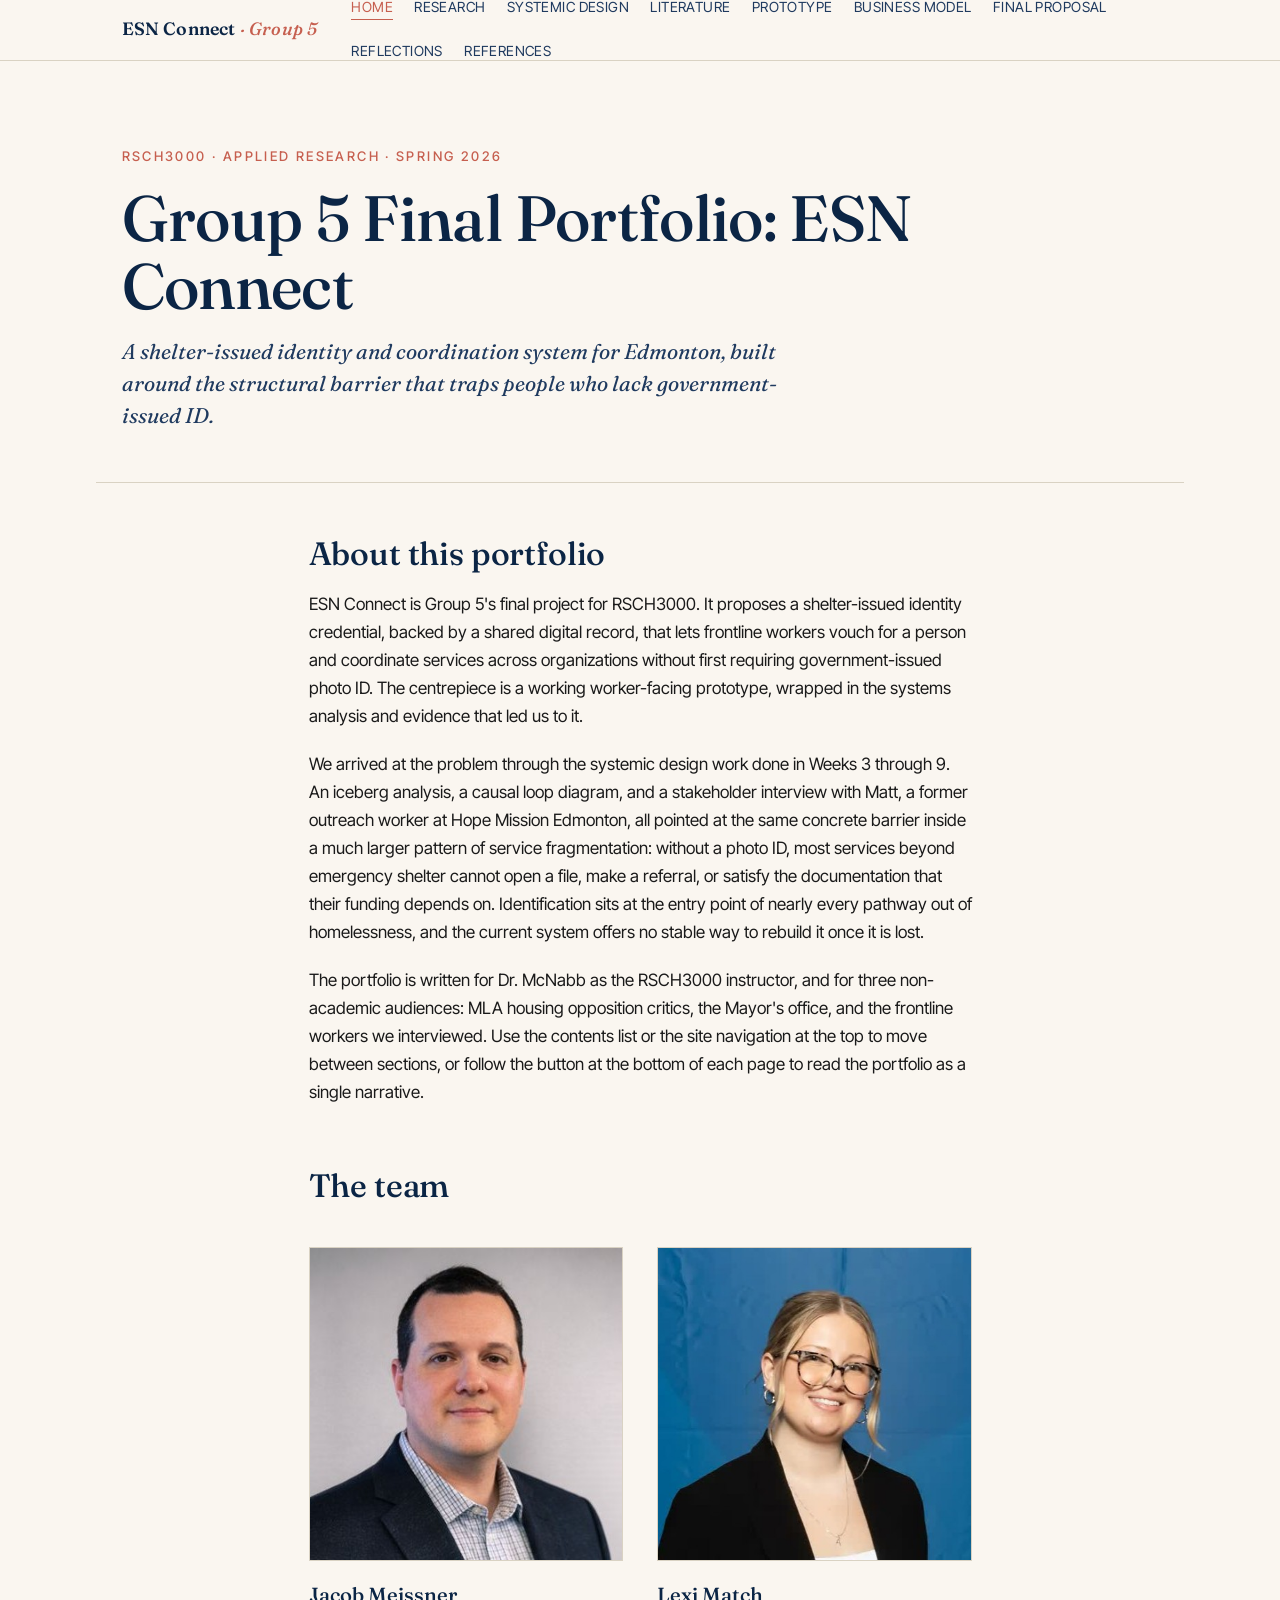
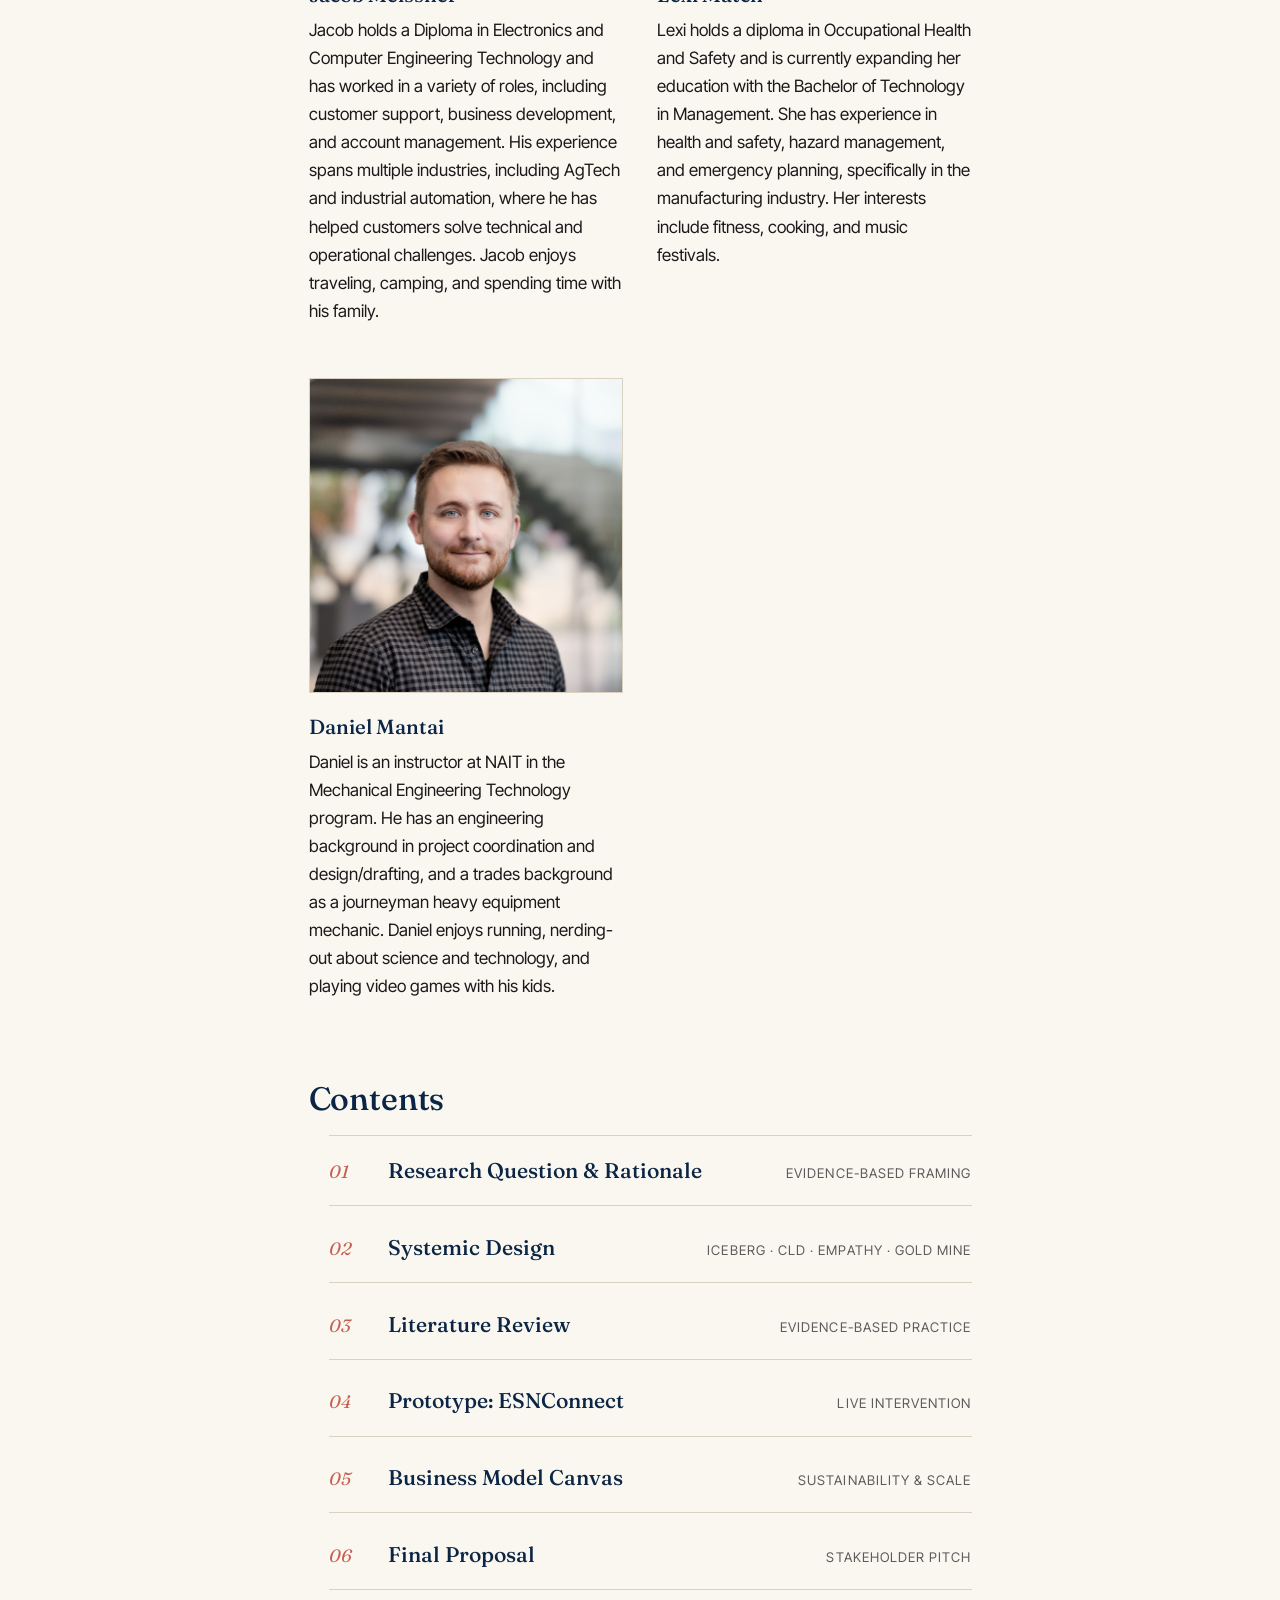
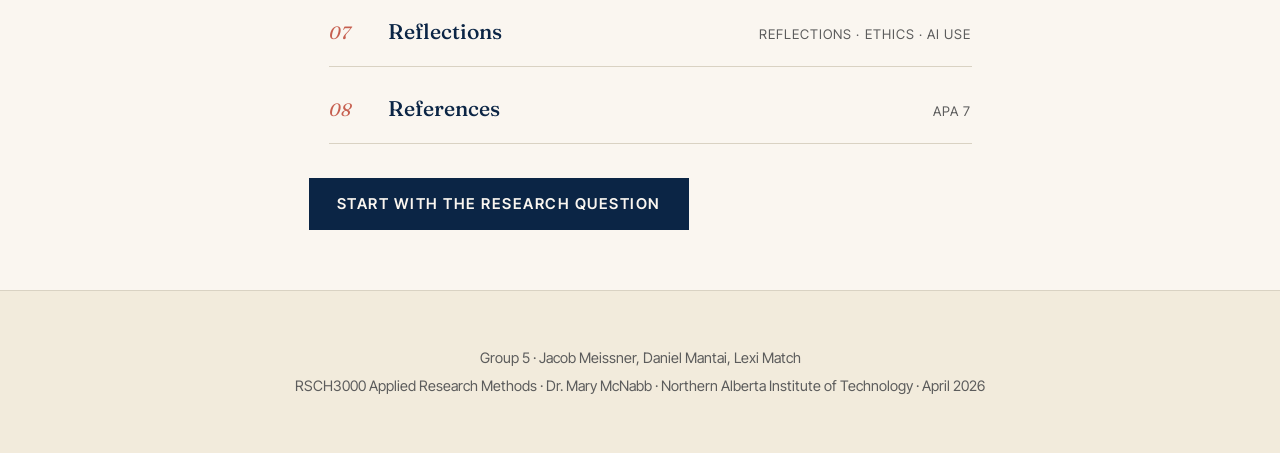
<file: index.html>
<!DOCTYPE html>
<html lang="en">
<head>
  <meta charset="utf-8">
  <meta name="viewport" content="width=device-width,initial-scale=1">
  <title>ESN Connect · RSCH3000 Group 5 Portfolio</title>
  <meta name="description" content="Applied research portfolio for Group 5 (Jacob Meissner, Daniel Mantai, Lexi Match): systemic design of an Edmonton Shelter Network ID system.">
  <link rel="preconnect" href="https://fonts.googleapis.com">
  <link rel="preconnect" href="https://fonts.gstatic.com" crossorigin>
  <link href="https://fonts.googleapis.com/css2?family=Fraunces:ital,opsz,wght@0,9..144,400;0,9..144,500;0,9..144,600;1,9..144,400;1,9..144,500&family=Inter+Tight:wght@400;500;600&display=swap" rel="stylesheet">
  <link rel="stylesheet" href="assets/css/styles.css">
</head>
<body>

<nav class="site-nav">
  <input type="checkbox" id="nav-toggle" class="site-nav__toggle" aria-label="Open navigation menu">
  <label for="nav-toggle" class="site-nav__backdrop" aria-hidden="true"></label>
  <div class="site-nav__inner">
    <a class="site-nav__brand" href="index.html">ESN Connect <em>· Group 5</em></a>
    <label for="nav-toggle" class="site-nav__burger" aria-hidden="true">
      <span></span>
      <span></span>
      <span></span>
    </label>
    <ul class="site-nav__links">
      <li><a href="index.html" aria-current="page">Home</a></li>
      <li><a href="research-question.html">Research</a></li>
      <li><a href="systemic-design.html">Systemic Design</a></li>
      <li><a href="literature-review.html">Literature</a></li>
      <li><a href="prototype.html">Prototype</a></li>
      <li><a href="business-model.html">Business Model</a></li>
      <li><a href="final-proposal.html">Final Proposal</a></li>
      <li><a href="reflections.html">Reflections</a></li>
      <li><a href="references.html">References</a></li>
    </ul>
  </div>
</nav>

<header class="page-header">
  <p class="page-header__eyebrow">RSCH3000 · Applied Research · Spring 2026</p>
  <h1>Group 5 Final Portfolio: ESN Connect</h1>
  <p class="page-header__lead">A shelter-issued identity and coordination system for Edmonton, built around the structural barrier that traps people who lack government-issued ID.</p>
</header>

<main class="prose">

  <section>
    <h2>About this portfolio</h2>
    <p>ESN Connect is Group 5's final project for RSCH3000. It proposes a shelter-issued identity credential, backed by a shared digital record, that lets frontline workers vouch for a person and coordinate services across organizations without first requiring government-issued photo ID. The centrepiece is a working worker-facing prototype, wrapped in the systems analysis and evidence that led us to it.</p>
    <p>We arrived at the problem through the systemic design work done in Weeks 3 through 9. An iceberg analysis, a causal loop diagram, and a stakeholder interview with Matt, a former outreach worker at Hope Mission Edmonton, all pointed at the same concrete barrier inside a much larger pattern of service fragmentation: without a photo ID, most services beyond emergency shelter cannot open a file, make a referral, or satisfy the documentation that their funding depends on. Identification sits at the entry point of nearly every pathway out of homelessness, and the current system offers no stable way to rebuild it once it is lost.</p>
    <p>The portfolio is written for Dr. McNabb as the RSCH3000 instructor, and for three non-academic audiences: MLA housing opposition critics, the Mayor's office, and the frontline workers we interviewed. Use the contents list or the site navigation at the top to move between sections, or follow the button at the bottom of each page to read the portfolio as a single narrative.</p>
  </section>

  <section>
    <h2>The team</h2>
    <div class="team-grid">

      <article class="team-card">
        <div class="team-card__photo"><img src="assets/images/jacob-meissner-headshot.jpg" alt="Jacob Meissner" style="width:100%; height:100%; object-fit:cover;"></div>
        <h3>Jacob Meissner</h3>
        <p>Jacob holds a Diploma in Electronics and Computer Engineering Technology and has worked in a variety of roles, including customer support, business development, and account management. His experience spans multiple industries, including AgTech and industrial automation, where he has helped customers solve technical and operational challenges. Jacob enjoys traveling, camping, and spending time with his family.</p>
      </article>

      <article class="team-card">
        <div class="team-card__photo"><img src="assets/images/lexi-match-headshot.jpg" alt="Lexi Match" style="width:100%; height:100%; object-fit:cover;"></div>
        <h3>Lexi Match</h3>
        <p>Lexi holds a diploma in Occupational Health and Safety and is currently expanding her education with the Bachelor of Technology in Management. She has experience in health and safety, hazard management, and emergency planning, specifically in the manufacturing industry. Her interests include fitness, cooking, and music festivals.</p>
      </article>

      <article class="team-card">
        <div class="team-card__photo"><img src="assets/images/daniel-mantai-headshot.jpg" alt="Daniel Mantai" style="width:100%; height:100%; object-fit:cover;"></div>
        <h3>Daniel Mantai</h3>
        <p>Daniel is an instructor at NAIT in the Mechanical Engineering Technology program. He has an engineering background in project coordination and design/drafting, and a trades background as a journeyman heavy equipment mechanic. Daniel enjoys running, nerding-out about science and technology, and playing video games with his kids.</p>
      </article>

    </div>
  </section>

  <section>
    <h2>Contents</h2>
    <ol class="page-index">
      <li><a href="research-question.html">
        <span class="page-index__num">01</span>
        <span class="page-index__title">Research Question &amp; Rationale</span>
        <span class="page-index__meta">Evidence-based framing</span>
      </a></li>
      <li><a href="systemic-design.html">
        <span class="page-index__num">02</span>
        <span class="page-index__title">Systemic Design</span>
        <span class="page-index__meta">Iceberg · CLD · Empathy · Gold Mine</span>
      </a></li>
      <li><a href="literature-review.html">
        <span class="page-index__num">03</span>
        <span class="page-index__title">Literature Review</span>
        <span class="page-index__meta">Evidence-based practice</span>
      </a></li>
      <li><a href="prototype.html">
        <span class="page-index__num">04</span>
        <span class="page-index__title">Prototype: ESNConnect</span>
        <span class="page-index__meta">Live intervention</span>
      </a></li>
      <li><a href="business-model.html">
        <span class="page-index__num">05</span>
        <span class="page-index__title">Business Model Canvas</span>
        <span class="page-index__meta">Sustainability &amp; scale</span>
      </a></li>
      <li><a href="final-proposal.html">
        <span class="page-index__num">06</span>
        <span class="page-index__title">Final Proposal</span>
        <span class="page-index__meta">Stakeholder pitch</span>
      </a></li>
      <li><a href="reflections.html">
        <span class="page-index__num">07</span>
        <span class="page-index__title">Reflections</span>
        <span class="page-index__meta">Reflections · ethics · AI use</span>
      </a></li>
      <li><a href="references.html">
        <span class="page-index__num">08</span>
        <span class="page-index__title">References</span>
        <span class="page-index__meta">APA 7</span>
      </a></li>
    </ol>
    <p style="margin-top:2rem;">
      <a class="btn" href="research-question.html">Start with the research question</a>
    </p>
  </section>

</main>

<footer class="site-footer">
  <p>Group 5 · Jacob Meissner, Daniel Mantai, Lexi Match</p>
  <p>RSCH3000 Applied Research Methods · Dr. Mary McNabb · Northern Alberta Institute of Technology · April 2026</p>
</footer>

</body>
</html>
</file>
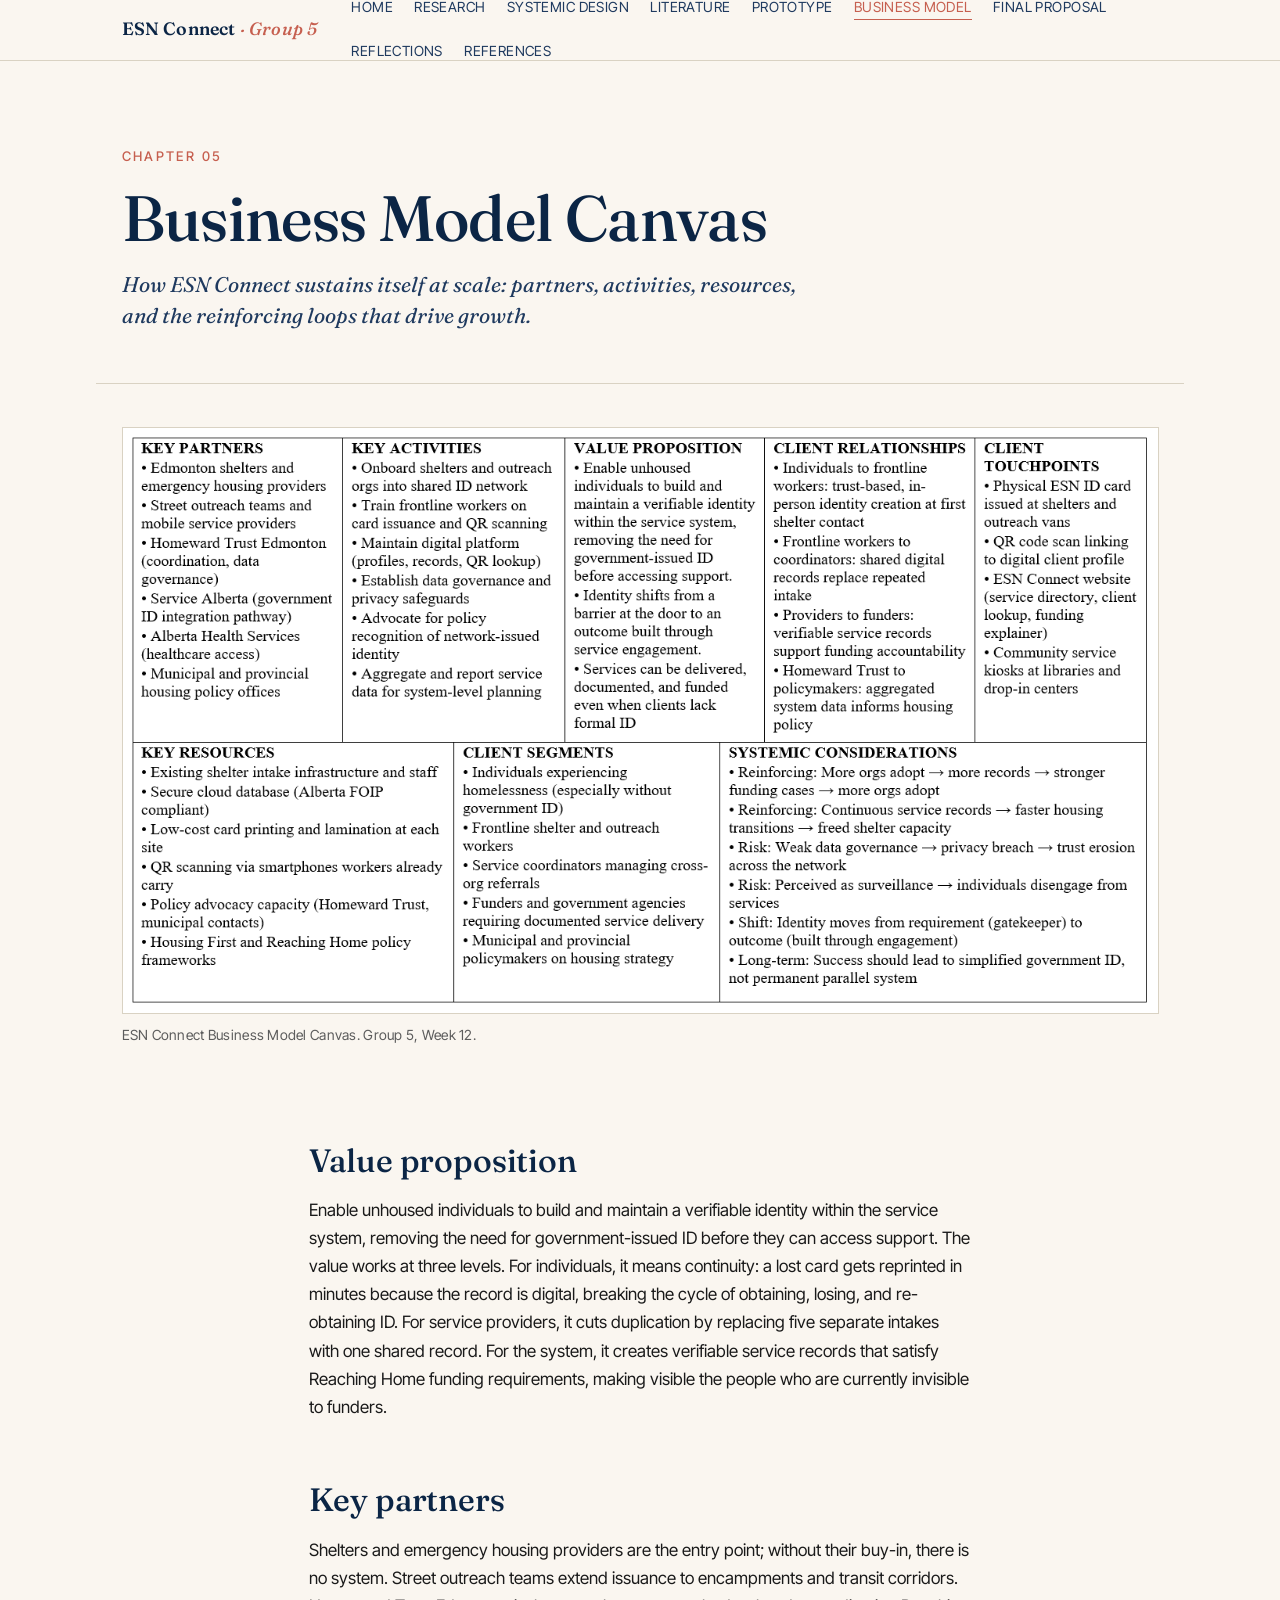
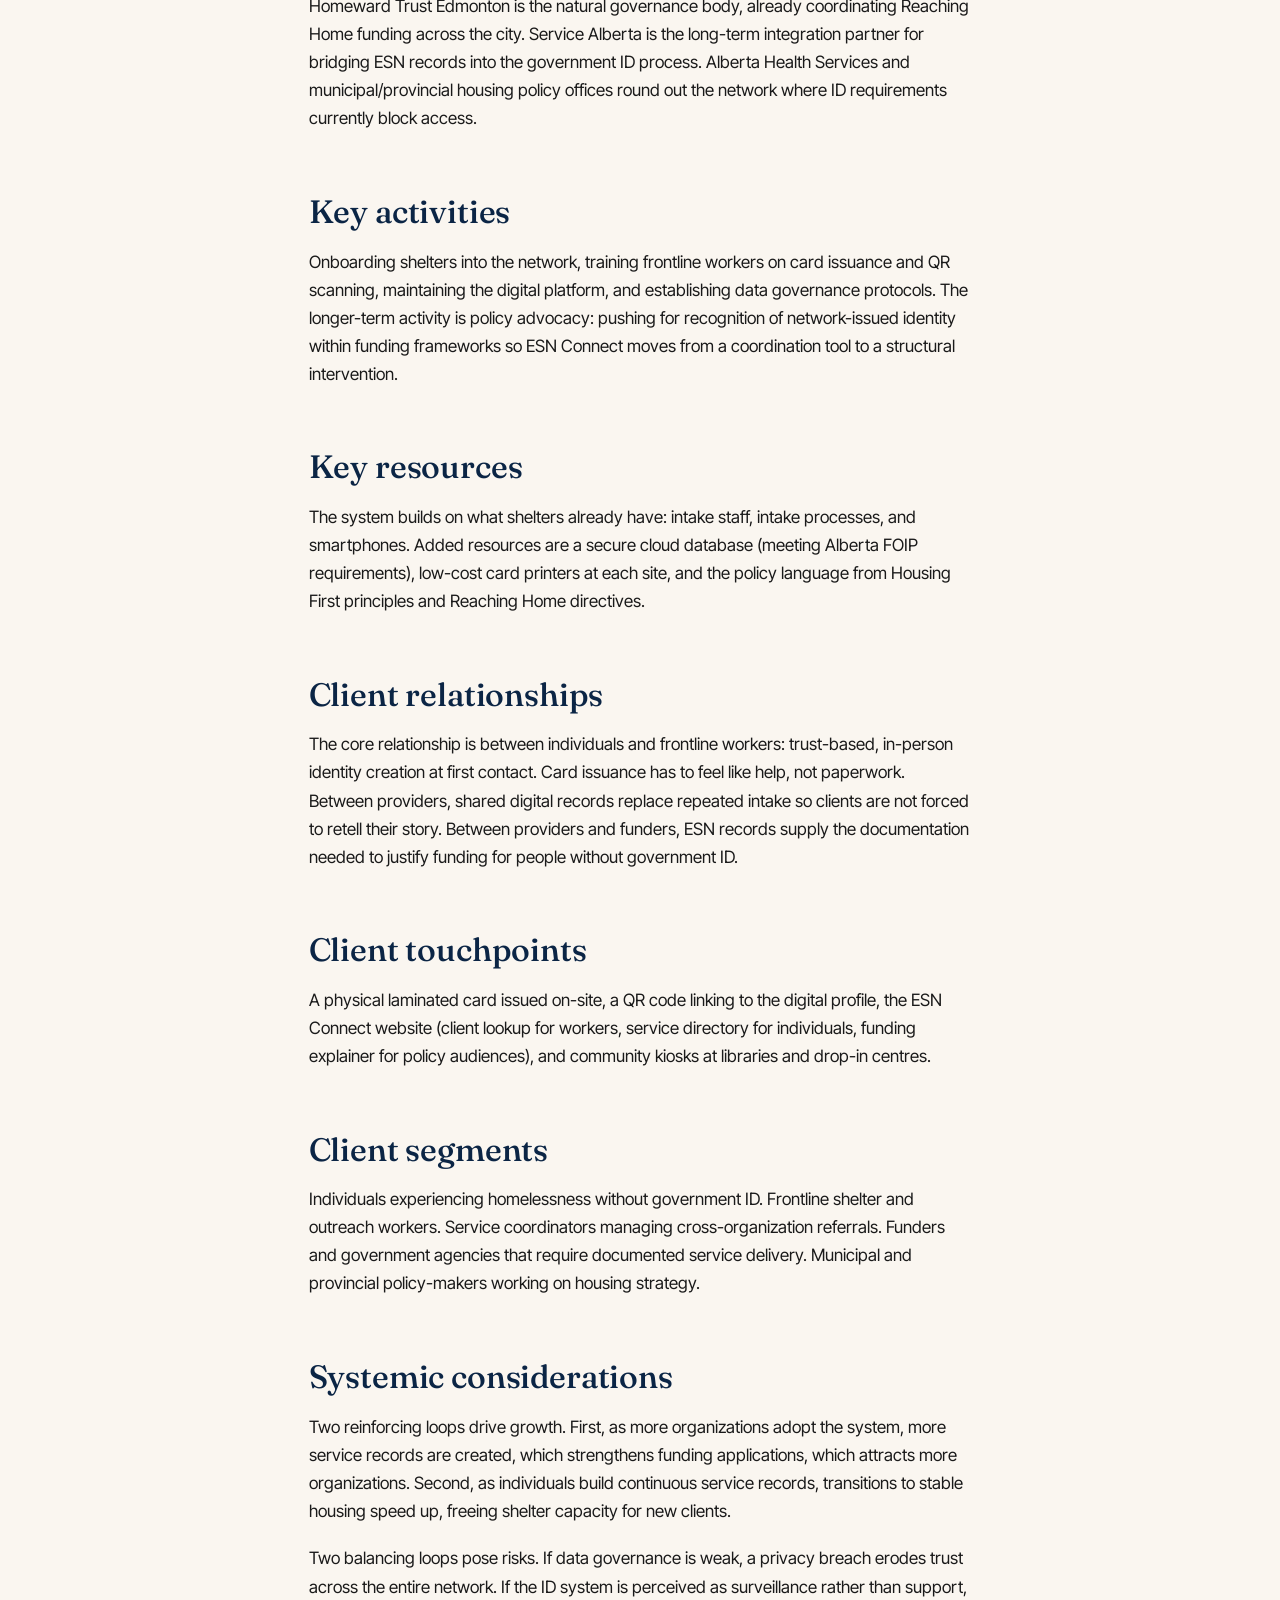
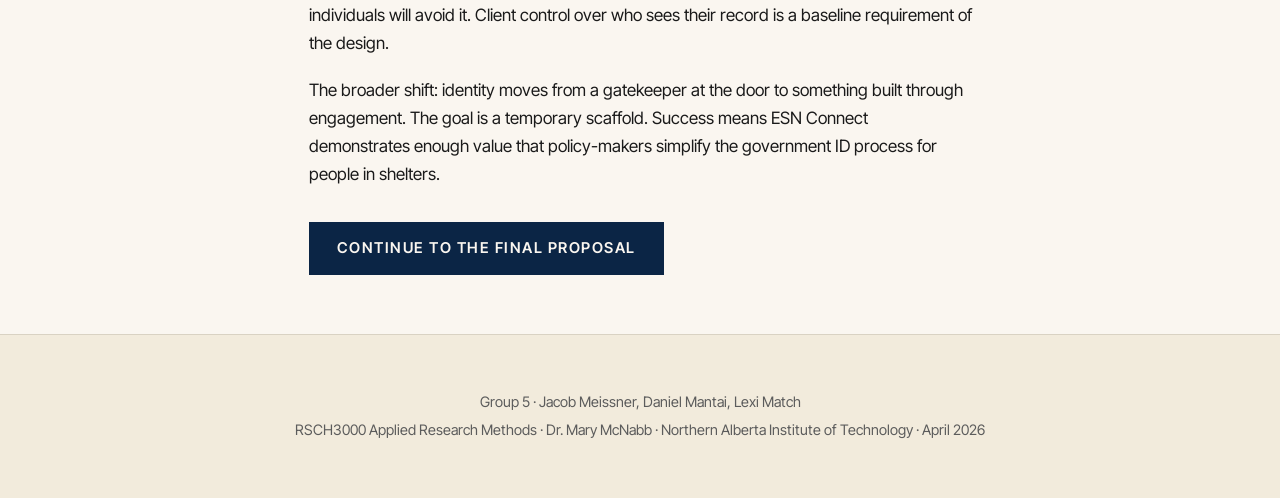
<file: business-model.html>
<!DOCTYPE html>
<html lang="en">
<head>
  <meta charset="utf-8">
  <meta name="viewport" content="width=device-width,initial-scale=1">
  <title>Business Model Canvas · ESN Connect</title>
  <link rel="preconnect" href="https://fonts.googleapis.com">
  <link rel="preconnect" href="https://fonts.gstatic.com" crossorigin>
  <link href="https://fonts.googleapis.com/css2?family=Fraunces:ital,opsz,wght@0,9..144,400;0,9..144,500;0,9..144,600;1,9..144,400;1,9..144,500&family=Inter+Tight:wght@400;500;600&display=swap" rel="stylesheet">
  <link rel="stylesheet" href="assets/css/styles.css">
</head>
<body>

<nav class="site-nav">
  <input type="checkbox" id="nav-toggle" class="site-nav__toggle" aria-label="Open navigation menu">
  <label for="nav-toggle" class="site-nav__backdrop" aria-hidden="true"></label>
  <div class="site-nav__inner">
    <a class="site-nav__brand" href="index.html">ESN Connect <em>· Group 5</em></a>
    <label for="nav-toggle" class="site-nav__burger" aria-hidden="true">
      <span></span>
      <span></span>
      <span></span>
    </label>
    <ul class="site-nav__links">
      <li><a href="index.html">Home</a></li>
      <li><a href="research-question.html">Research</a></li>
      <li><a href="systemic-design.html">Systemic Design</a></li>
      <li><a href="literature-review.html">Literature</a></li>
      <li><a href="prototype.html">Prototype</a></li>
      <li><a href="business-model.html" aria-current="page">Business Model</a></li>
      <li><a href="final-proposal.html">Final Proposal</a></li>
      <li><a href="reflections.html">Reflections</a></li>
      <li><a href="references.html">References</a></li>
    </ul>
  </div>
</nav>

<header class="page-header">
  <p class="page-header__eyebrow">Chapter 05</p>
  <h1>Business Model Canvas</h1>
  <p class="page-header__lead">How ESN Connect sustains itself at scale: partners, activities, resources, and the reinforcing loops that drive growth.</p>
</header>

<section class="wide">
  <figure class="figure">
    <img src="assets/images/business-model-canvas.png" alt="Business Model Canvas for ESN Connect showing partners, activities, value proposition, relationships, touchpoints, resources, segments, and systemic considerations.">
    <figcaption>ESN Connect Business Model Canvas. Group 5, Week 12.</figcaption>
  </figure>
</section>

<main class="prose">

  <section>
    <h2>Value proposition</h2>
    <p>Enable unhoused individuals to build and maintain a verifiable identity within the service system, removing the need for government-issued ID before they can access support. The value works at three levels. For individuals, it means continuity: a lost card gets reprinted in minutes because the record is digital, breaking the cycle of obtaining, losing, and re-obtaining ID. For service providers, it cuts duplication by replacing five separate intakes with one shared record. For the system, it creates verifiable service records that satisfy Reaching Home funding requirements, making visible the people who are currently invisible to funders.</p>
  </section>

  <section>
    <h2>Key partners</h2>
    <p>Shelters and emergency housing providers are the entry point; without their buy-in, there is no system. Street outreach teams extend issuance to encampments and transit corridors. Homeward Trust Edmonton is the natural governance body, already coordinating Reaching Home funding across the city. Service Alberta is the long-term integration partner for bridging ESN records into the government ID process. Alberta Health Services and municipal/provincial housing policy offices round out the network where ID requirements currently block access.</p>
  </section>

  <section>
    <h2>Key activities</h2>
    <p>Onboarding shelters into the network, training frontline workers on card issuance and QR scanning, maintaining the digital platform, and establishing data governance protocols. The longer-term activity is policy advocacy: pushing for recognition of network-issued identity within funding frameworks so ESN Connect moves from a coordination tool to a structural intervention.</p>
  </section>

  <section>
    <h2>Key resources</h2>
    <p>The system builds on what shelters already have: intake staff, intake processes, and smartphones. Added resources are a secure cloud database (meeting Alberta FOIP requirements), low-cost card printers at each site, and the policy language from Housing First principles and Reaching Home directives.</p>
  </section>

  <section>
    <h2>Client relationships</h2>
    <p>The core relationship is between individuals and frontline workers: trust-based, in-person identity creation at first contact. Card issuance has to feel like help, not paperwork. Between providers, shared digital records replace repeated intake so clients are not forced to retell their story. Between providers and funders, ESN records supply the documentation needed to justify funding for people without government ID.</p>
  </section>

  <section>
    <h2>Client touchpoints</h2>
    <p>A physical laminated card issued on-site, a QR code linking to the digital profile, the ESN Connect website (client lookup for workers, service directory for individuals, funding explainer for policy audiences), and community kiosks at libraries and drop-in centres.</p>
  </section>

  <section>
    <h2>Client segments</h2>
    <p>Individuals experiencing homelessness without government ID. Frontline shelter and outreach workers. Service coordinators managing cross-organization referrals. Funders and government agencies that require documented service delivery. Municipal and provincial policy-makers working on housing strategy.</p>
  </section>

  <section>
    <h2>Systemic considerations</h2>
    <p>Two reinforcing loops drive growth. First, as more organizations adopt the system, more service records are created, which strengthens funding applications, which attracts more organizations. Second, as individuals build continuous service records, transitions to stable housing speed up, freeing shelter capacity for new clients.</p>
    <p>Two balancing loops pose risks. If data governance is weak, a privacy breach erodes trust across the entire network. If the ID system is perceived as surveillance rather than support, individuals will avoid it. Client control over who sees their record is a baseline requirement of the design.</p>
    <p>The broader shift: identity moves from a gatekeeper at the door to something built through engagement. The goal is a temporary scaffold. Success means ESN Connect demonstrates enough value that policy-makers simplify the government ID process for people in shelters.</p>
    <p style="margin-top:2rem;">
      <a class="btn" href="final-proposal.html">Continue to the Final Proposal</a>
    </p>
  </section>

</main>

<footer class="site-footer">
  <p>Group 5 · Jacob Meissner, Daniel Mantai, Lexi Match</p>
  <p>RSCH3000 Applied Research Methods · Dr. Mary McNabb · Northern Alberta Institute of Technology · April 2026</p>
</footer>

</body>
</html>
</file>
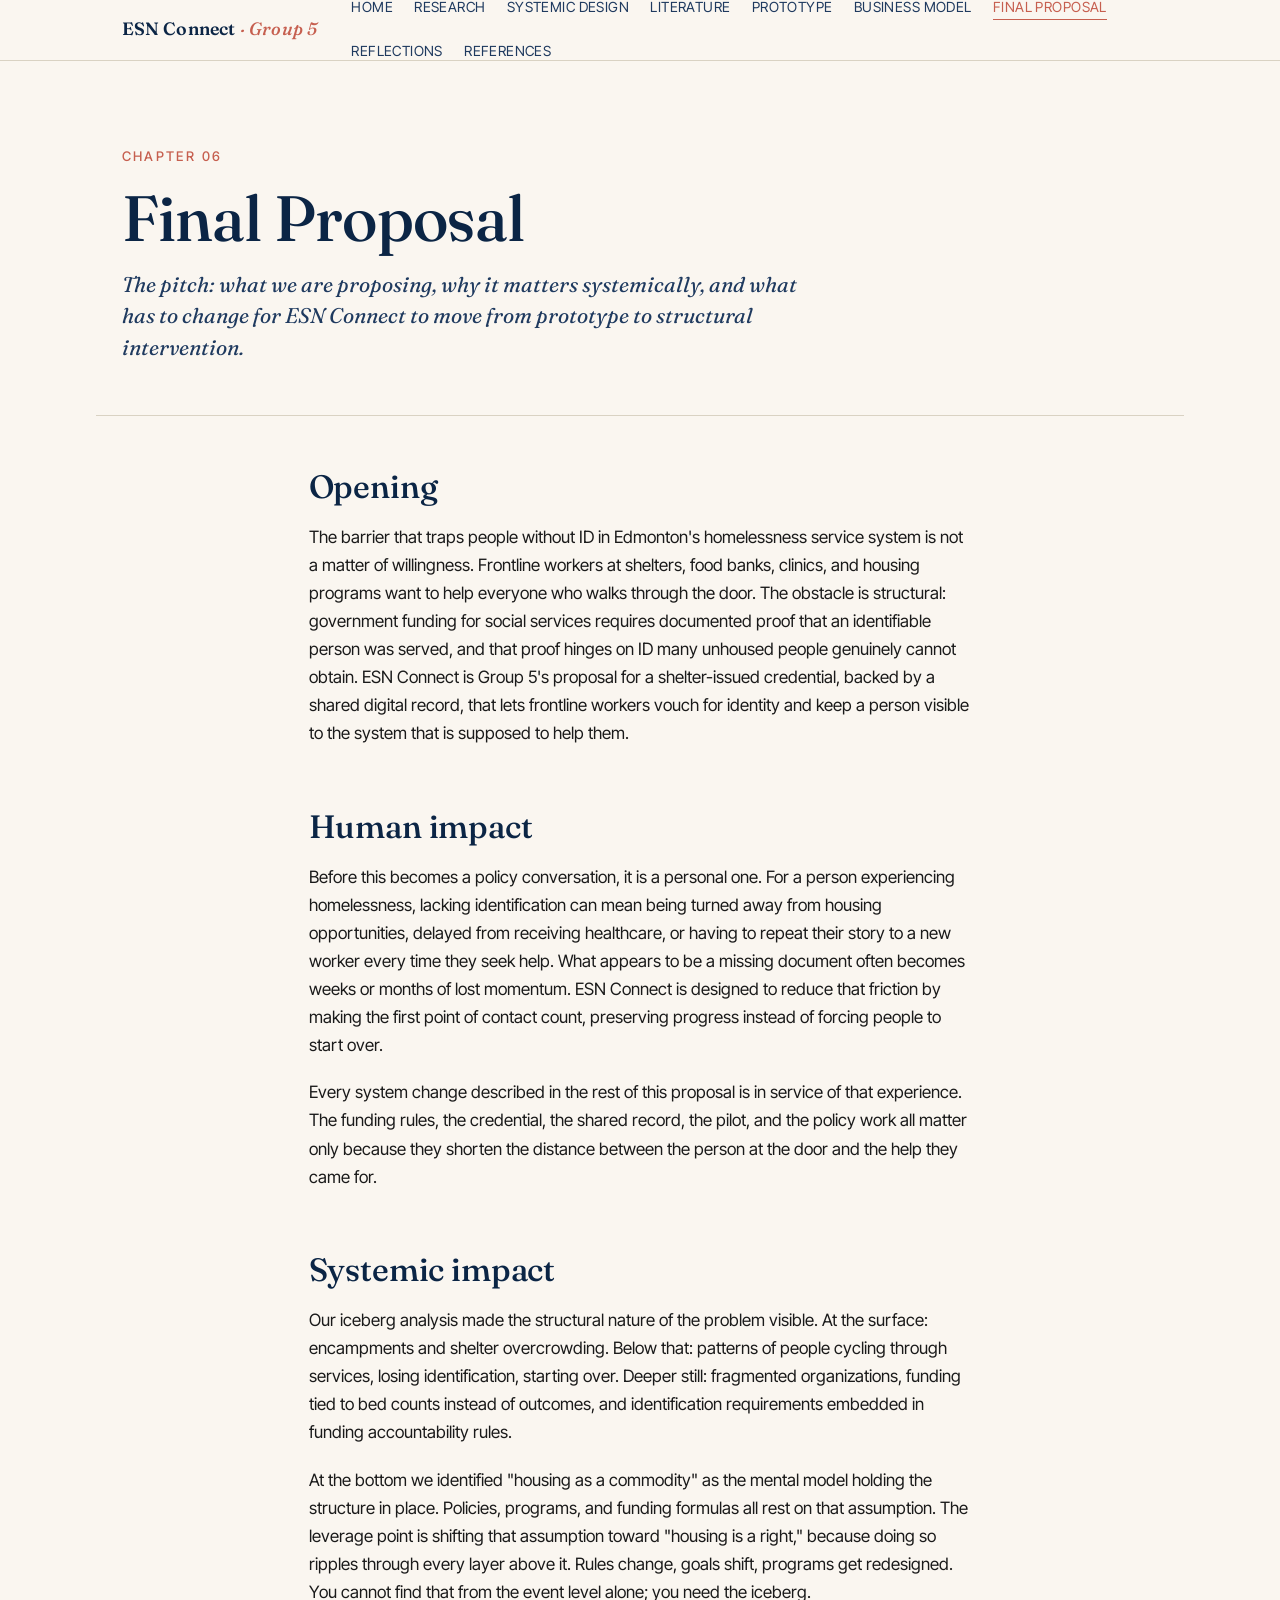
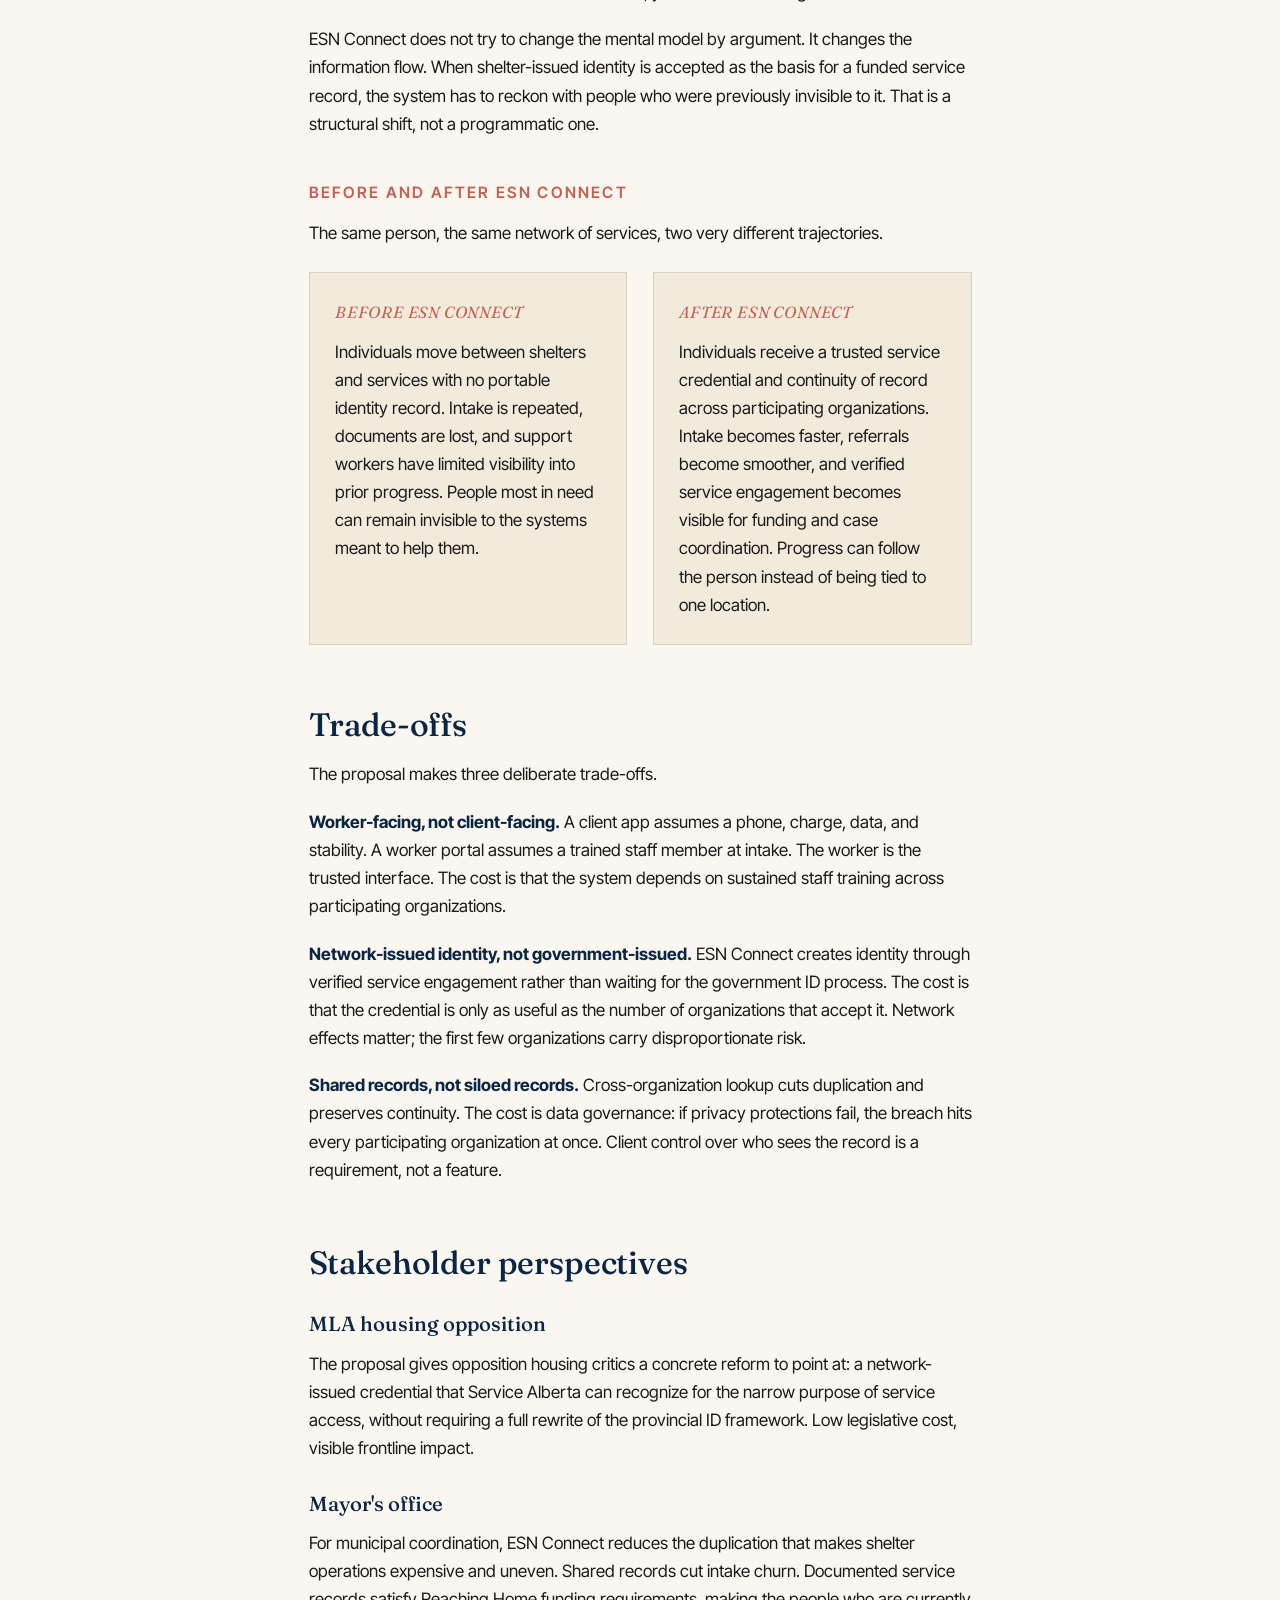
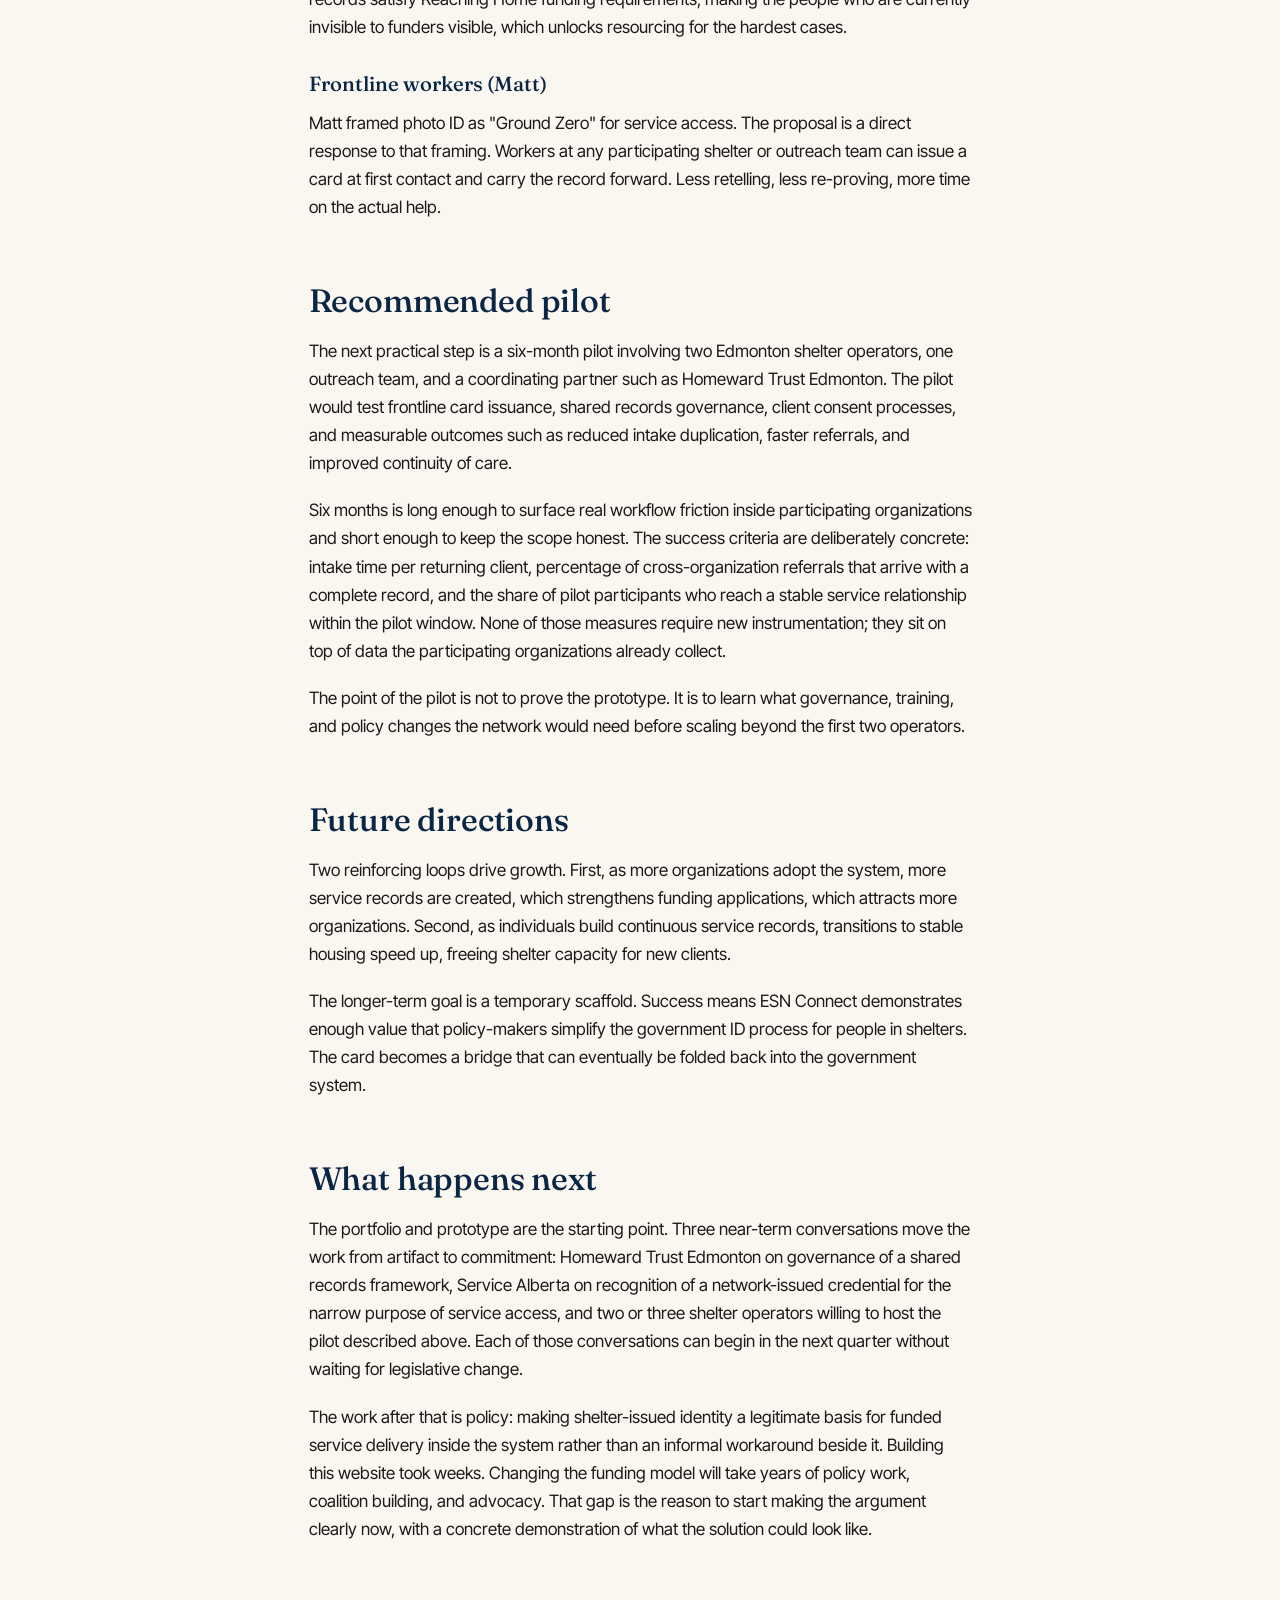
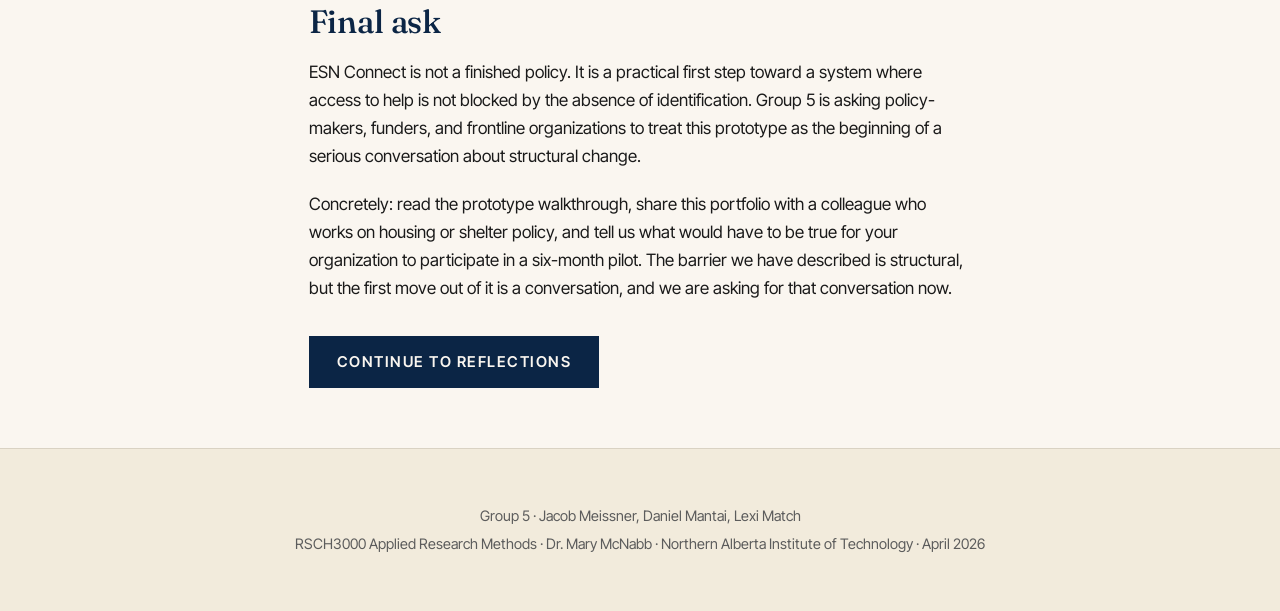
<file: final-proposal.html>
<!DOCTYPE html>
<html lang="en">
<head>
  <meta charset="utf-8">
  <meta name="viewport" content="width=device-width,initial-scale=1">
  <title>Final Proposal · ESN Connect</title>
  <link rel="preconnect" href="https://fonts.googleapis.com">
  <link rel="preconnect" href="https://fonts.gstatic.com" crossorigin>
  <link href="https://fonts.googleapis.com/css2?family=Fraunces:ital,opsz,wght@0,9..144,400;0,9..144,500;0,9..144,600;1,9..144,400;1,9..144,500&family=Inter+Tight:wght@400;500;600&display=swap" rel="stylesheet">
  <link rel="stylesheet" href="assets/css/styles.css">
</head>
<body>

<nav class="site-nav">
  <input type="checkbox" id="nav-toggle" class="site-nav__toggle" aria-label="Open navigation menu">
  <label for="nav-toggle" class="site-nav__backdrop" aria-hidden="true"></label>
  <div class="site-nav__inner">
    <a class="site-nav__brand" href="index.html">ESN Connect <em>· Group 5</em></a>
    <label for="nav-toggle" class="site-nav__burger" aria-hidden="true">
      <span></span>
      <span></span>
      <span></span>
    </label>
    <ul class="site-nav__links">
      <li><a href="index.html">Home</a></li>
      <li><a href="research-question.html">Research</a></li>
      <li><a href="systemic-design.html">Systemic Design</a></li>
      <li><a href="literature-review.html">Literature</a></li>
      <li><a href="prototype.html">Prototype</a></li>
      <li><a href="business-model.html">Business Model</a></li>
      <li><a href="final-proposal.html" aria-current="page">Final Proposal</a></li>
      <li><a href="reflections.html">Reflections</a></li>
      <li><a href="references.html">References</a></li>
    </ul>
  </div>
</nav>

<header class="page-header">
  <p class="page-header__eyebrow">Chapter 06</p>
  <h1>Final Proposal</h1>
  <p class="page-header__lead">The pitch: what we are proposing, why it matters systemically, and what has to change for ESN Connect to move from prototype to structural intervention.</p>
</header>

<main class="prose">

  <section>
    <h2>Opening</h2>
    <p>The barrier that traps people without ID in Edmonton's homelessness service system is not a matter of willingness. Frontline workers at shelters, food banks, clinics, and housing programs want to help everyone who walks through the door. The obstacle is structural: government funding for social services requires documented proof that an identifiable person was served, and that proof hinges on ID many unhoused people genuinely cannot obtain. ESN Connect is Group 5's proposal for a shelter-issued credential, backed by a shared digital record, that lets frontline workers vouch for identity and keep a person visible to the system that is supposed to help them.</p>
  </section>

  <section>
    <h2>Human impact</h2>
    <p>Before this becomes a policy conversation, it is a personal one. For a person experiencing homelessness, lacking identification can mean being turned away from housing opportunities, delayed from receiving healthcare, or having to repeat their story to a new worker every time they seek help. What appears to be a missing document often becomes weeks or months of lost momentum. ESN Connect is designed to reduce that friction by making the first point of contact count, preserving progress instead of forcing people to start over.</p>
    <p>Every system change described in the rest of this proposal is in service of that experience. The funding rules, the credential, the shared record, the pilot, and the policy work all matter only because they shorten the distance between the person at the door and the help they came for.</p>
  </section>

  <section>
    <h2>Systemic impact</h2>
    <p>Our iceberg analysis made the structural nature of the problem visible. At the surface: encampments and shelter overcrowding. Below that: patterns of people cycling through services, losing identification, starting over. Deeper still: fragmented organizations, funding tied to bed counts instead of outcomes, and identification requirements embedded in funding accountability rules.</p>
    <p>At the bottom we identified "housing as a commodity" as the mental model holding the structure in place. Policies, programs, and funding formulas all rest on that assumption. The leverage point is shifting that assumption toward "housing is a right," because doing so ripples through every layer above it. Rules change, goals shift, programs get redesigned. You cannot find that from the event level alone; you need the iceberg.</p>
    <p>ESN Connect does not try to change the mental model by argument. It changes the information flow. When shelter-issued identity is accepted as the basis for a funded service record, the system has to reckon with people who were previously invisible to it. That is a structural shift, not a programmatic one.</p>

    <h3 style="margin-top:2.5rem;">Before and after ESN Connect</h3>
    <p>The same person, the same network of services, two very different trajectories.</p>
    <div style="display:grid; grid-template-columns:repeat(auto-fit,minmax(16rem,1fr)); gap:1.5rem; margin:1.5rem 0 0.5rem;">
      <div style="border:1px solid var(--rule); background:var(--paper-deep); padding:1.5rem;">
        <p style="font-family:var(--serif); font-style:italic; color:var(--accent); margin:0 0 0.75rem; font-size:0.95rem; letter-spacing:0.05em; text-transform:uppercase;">Before ESN Connect</p>
        <p style="margin:0;">Individuals move between shelters and services with no portable identity record. Intake is repeated, documents are lost, and support workers have limited visibility into prior progress. People most in need can remain invisible to the systems meant to help them.</p>
      </div>
      <div style="border:1px solid var(--rule); background:var(--paper-deep); padding:1.5rem;">
        <p style="font-family:var(--serif); font-style:italic; color:var(--accent); margin:0 0 0.75rem; font-size:0.95rem; letter-spacing:0.05em; text-transform:uppercase;">After ESN Connect</p>
        <p style="margin:0;">Individuals receive a trusted service credential and continuity of record across participating organizations. Intake becomes faster, referrals become smoother, and verified service engagement becomes visible for funding and case coordination. Progress can follow the person instead of being tied to one location.</p>
      </div>
    </div>
  </section>

  <section>
    <h2>Trade-offs</h2>
    <p>The proposal makes three deliberate trade-offs.</p>
    <p><strong>Worker-facing, not client-facing.</strong> A client app assumes a phone, charge, data, and stability. A worker portal assumes a trained staff member at intake. The worker is the trusted interface. The cost is that the system depends on sustained staff training across participating organizations.</p>
    <p><strong>Network-issued identity, not government-issued.</strong> ESN Connect creates identity through verified service engagement rather than waiting for the government ID process. The cost is that the credential is only as useful as the number of organizations that accept it. Network effects matter; the first few organizations carry disproportionate risk.</p>
    <p><strong>Shared records, not siloed records.</strong> Cross-organization lookup cuts duplication and preserves continuity. The cost is data governance: if privacy protections fail, the breach hits every participating organization at once. Client control over who sees the record is a requirement, not a feature.</p>
  </section>

  <section>
    <h2>Stakeholder perspectives</h2>
    <h4>MLA housing opposition</h4>
    <p>The proposal gives opposition housing critics a concrete reform to point at: a network-issued credential that Service Alberta can recognize for the narrow purpose of service access, without requiring a full rewrite of the provincial ID framework. Low legislative cost, visible frontline impact.</p>

    <h4>Mayor's office</h4>
    <p>For municipal coordination, ESN Connect reduces the duplication that makes shelter operations expensive and uneven. Shared records cut intake churn. Documented service records satisfy Reaching Home funding requirements, making the people who are currently invisible to funders visible, which unlocks resourcing for the hardest cases.</p>

    <h4>Frontline workers (Matt)</h4>
    <p>Matt framed photo ID as "Ground Zero" for service access. The proposal is a direct response to that framing. Workers at any participating shelter or outreach team can issue a card at first contact and carry the record forward. Less retelling, less re-proving, more time on the actual help.</p>
  </section>

  <section>
    <h2>Recommended pilot</h2>
    <p>The next practical step is a six-month pilot involving two Edmonton shelter operators, one outreach team, and a coordinating partner such as Homeward Trust Edmonton. The pilot would test frontline card issuance, shared records governance, client consent processes, and measurable outcomes such as reduced intake duplication, faster referrals, and improved continuity of care.</p>
    <p>Six months is long enough to surface real workflow friction inside participating organizations and short enough to keep the scope honest. The success criteria are deliberately concrete: intake time per returning client, percentage of cross-organization referrals that arrive with a complete record, and the share of pilot participants who reach a stable service relationship within the pilot window. None of those measures require new instrumentation; they sit on top of data the participating organizations already collect.</p>
    <p>The point of the pilot is not to prove the prototype. It is to learn what governance, training, and policy changes the network would need before scaling beyond the first two operators.</p>
  </section>

  <section>
    <h2>Future directions</h2>
    <p>Two reinforcing loops drive growth. First, as more organizations adopt the system, more service records are created, which strengthens funding applications, which attracts more organizations. Second, as individuals build continuous service records, transitions to stable housing speed up, freeing shelter capacity for new clients.</p>
    <p>The longer-term goal is a temporary scaffold. Success means ESN Connect demonstrates enough value that policy-makers simplify the government ID process for people in shelters. The card becomes a bridge that can eventually be folded back into the government system.</p>
  </section>

  <section>
    <h2>What happens next</h2>
    <p>The portfolio and prototype are the starting point. Three near-term conversations move the work from artifact to commitment: Homeward Trust Edmonton on governance of a shared records framework, Service Alberta on recognition of a network-issued credential for the narrow purpose of service access, and two or three shelter operators willing to host the pilot described above. Each of those conversations can begin in the next quarter without waiting for legislative change.</p>
    <p>The work after that is policy: making shelter-issued identity a legitimate basis for funded service delivery inside the system rather than an informal workaround beside it. Building this website took weeks. Changing the funding model will take years of policy work, coalition building, and advocacy. That gap is the reason to start making the argument clearly now, with a concrete demonstration of what the solution could look like.</p>
  </section>

  <section>
    <h2>Final ask</h2>
    <p>ESN Connect is not a finished policy. It is a practical first step toward a system where access to help is not blocked by the absence of identification. Group 5 is asking policy-makers, funders, and frontline organizations to treat this prototype as the beginning of a serious conversation about structural change.</p>
    <p>Concretely: read the prototype walkthrough, share this portfolio with a colleague who works on housing or shelter policy, and tell us what would have to be true for your organization to participate in a six-month pilot. The barrier we have described is structural, but the first move out of it is a conversation, and we are asking for that conversation now.</p>
    <p style="margin-top:2rem;">
      <a class="btn" href="reflections.html">Continue to Reflections</a>
    </p>
  </section>

</main>

<footer class="site-footer">
  <p>Group 5 · Jacob Meissner, Daniel Mantai, Lexi Match</p>
  <p>RSCH3000 Applied Research Methods · Dr. Mary McNabb · Northern Alberta Institute of Technology · April 2026</p>
</footer>

</body>
</html>
</file>
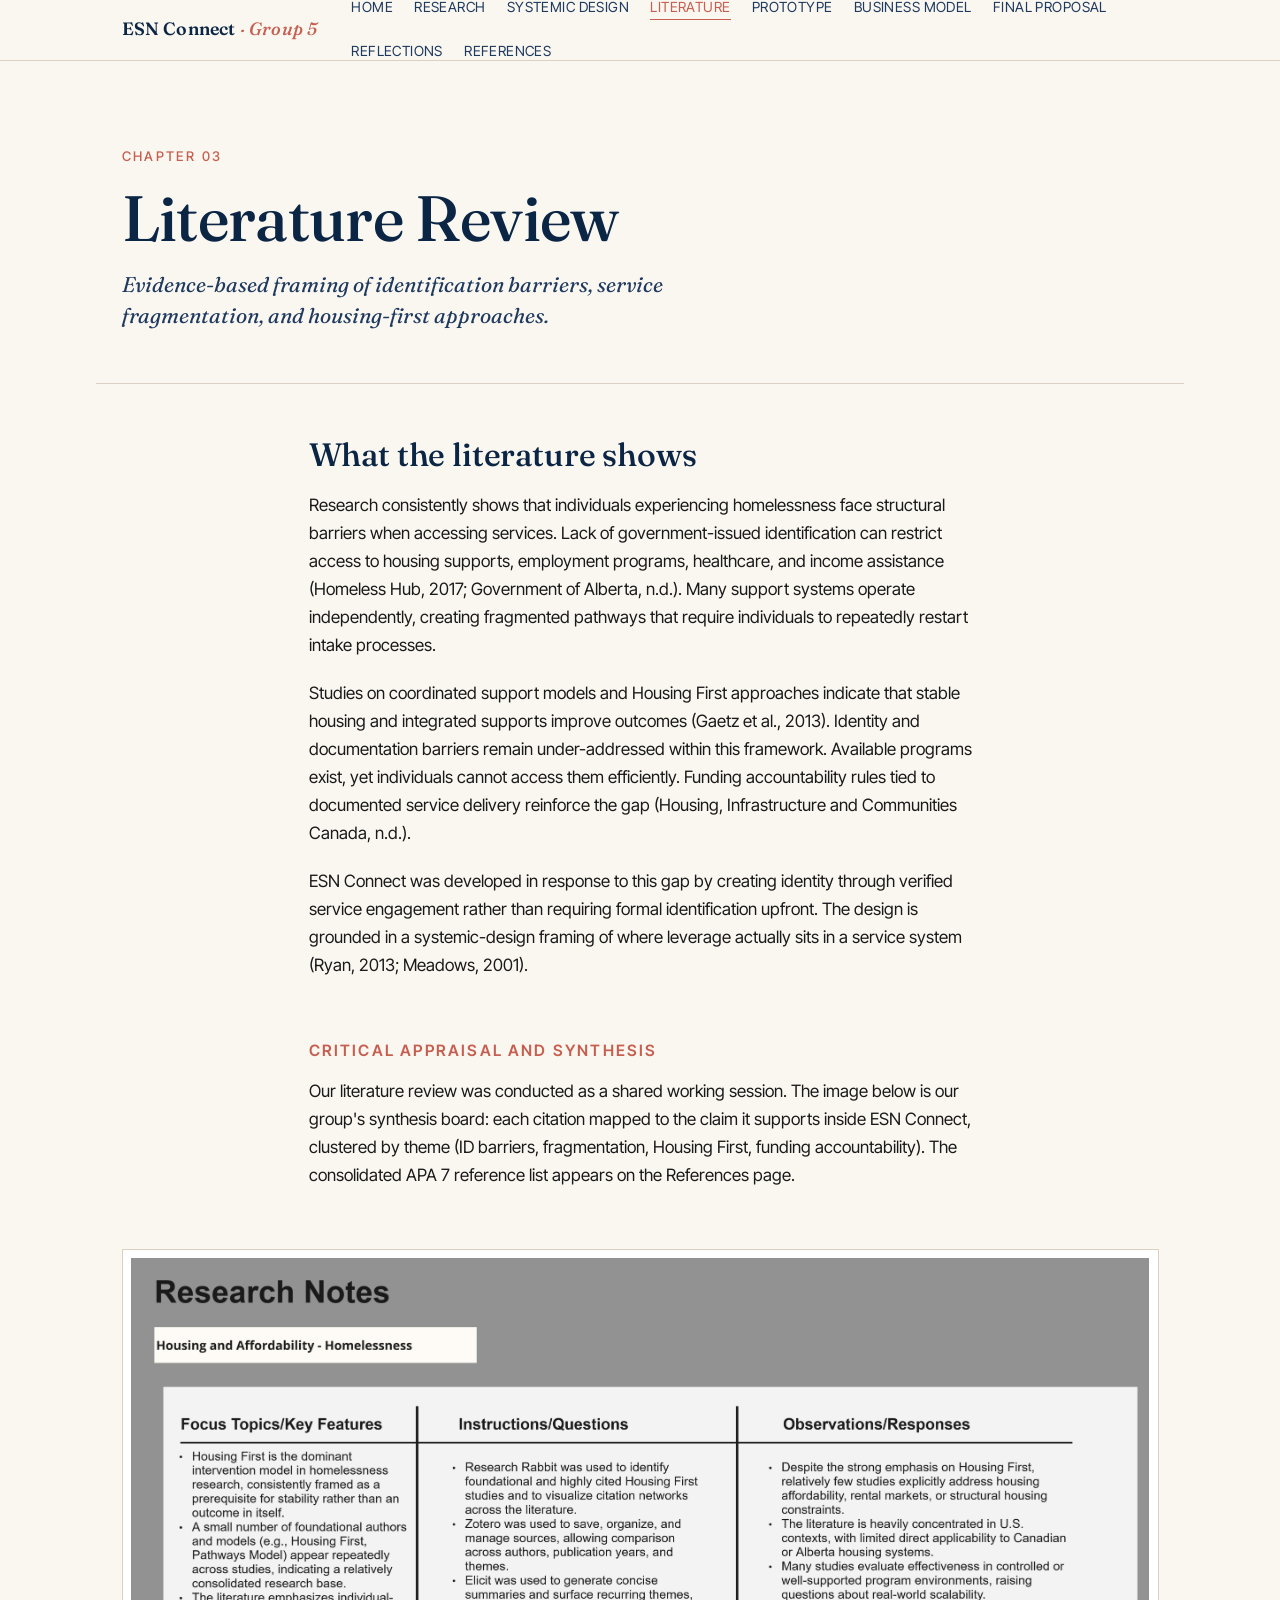
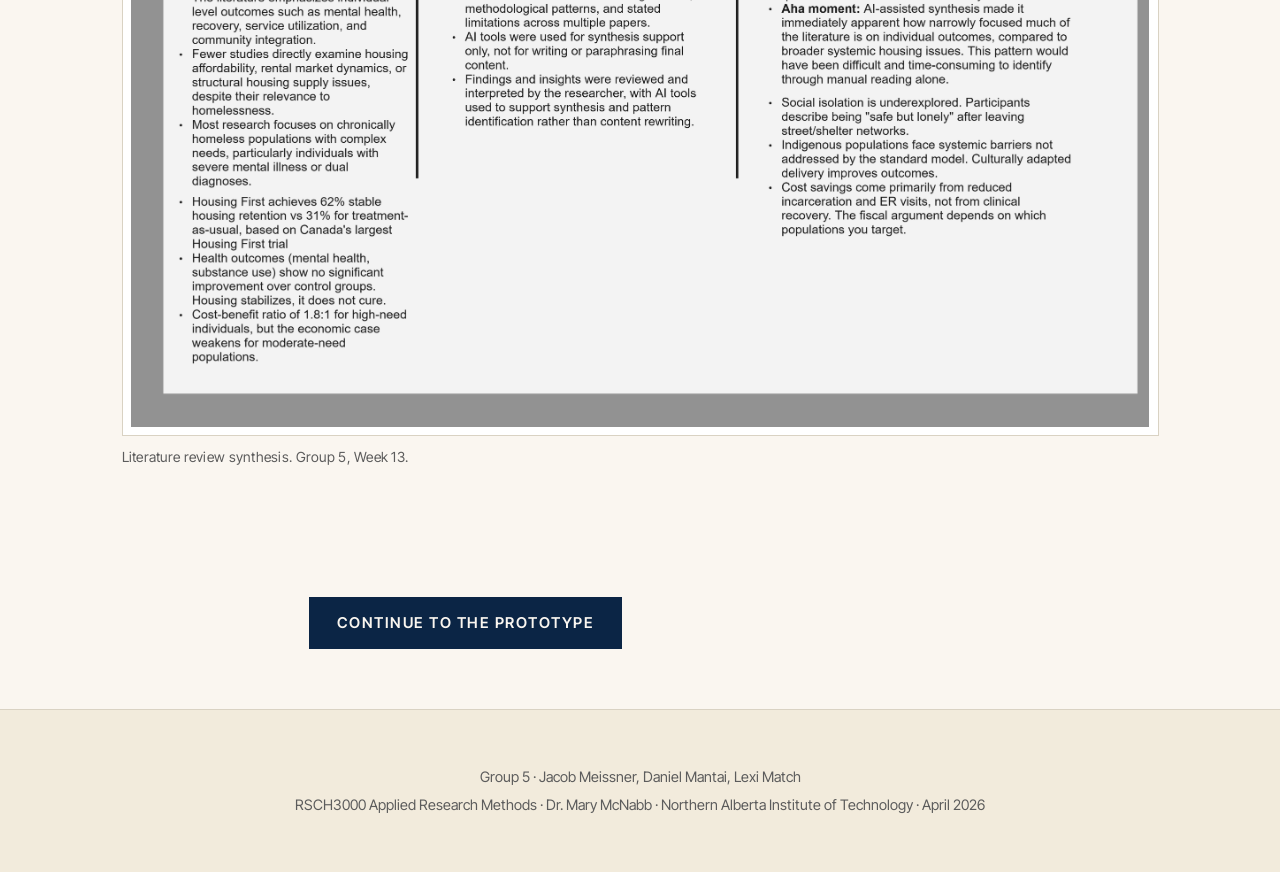
<file: literature-review.html>
<!DOCTYPE html>
<html lang="en">
<head>
  <meta charset="utf-8">
  <meta name="viewport" content="width=device-width,initial-scale=1">
  <title>Literature Review · ESN Connect</title>
  <link rel="preconnect" href="https://fonts.googleapis.com">
  <link rel="preconnect" href="https://fonts.gstatic.com" crossorigin>
  <link href="https://fonts.googleapis.com/css2?family=Fraunces:ital,opsz,wght@0,9..144,400;0,9..144,500;0,9..144,600;1,9..144,400;1,9..144,500&family=Inter+Tight:wght@400;500;600&display=swap" rel="stylesheet">
  <link rel="stylesheet" href="assets/css/styles.css">
</head>
<body>

<nav class="site-nav">
  <input type="checkbox" id="nav-toggle" class="site-nav__toggle" aria-label="Open navigation menu">
  <label for="nav-toggle" class="site-nav__backdrop" aria-hidden="true"></label>
  <div class="site-nav__inner">
    <a class="site-nav__brand" href="index.html">ESN Connect <em>· Group 5</em></a>
    <label for="nav-toggle" class="site-nav__burger" aria-hidden="true">
      <span></span>
      <span></span>
      <span></span>
    </label>
    <ul class="site-nav__links">
      <li><a href="index.html">Home</a></li>
      <li><a href="research-question.html">Research</a></li>
      <li><a href="systemic-design.html">Systemic Design</a></li>
      <li><a href="literature-review.html" aria-current="page">Literature</a></li>
      <li><a href="prototype.html">Prototype</a></li>
      <li><a href="business-model.html">Business Model</a></li>
      <li><a href="final-proposal.html">Final Proposal</a></li>
      <li><a href="reflections.html">Reflections</a></li>
      <li><a href="references.html">References</a></li>
    </ul>
  </div>
</nav>

<header class="page-header">
  <p class="page-header__eyebrow">Chapter 03</p>
  <h1>Literature Review</h1>
  <p class="page-header__lead">Evidence-based framing of identification barriers, service fragmentation, and housing-first approaches.</p>
</header>

<main class="prose">

  <section>
    <h2>What the literature shows</h2>
    <p>Research consistently shows that individuals experiencing homelessness face structural barriers when accessing services. Lack of government-issued identification can restrict access to housing supports, employment programs, healthcare, and income assistance (Homeless Hub, 2017; Government of Alberta, n.d.). Many support systems operate independently, creating fragmented pathways that require individuals to repeatedly restart intake processes.</p>
    <p>Studies on coordinated support models and Housing First approaches indicate that stable housing and integrated supports improve outcomes (Gaetz et al., 2013). Identity and documentation barriers remain under-addressed within this framework. Available programs exist, yet individuals cannot access them efficiently. Funding accountability rules tied to documented service delivery reinforce the gap (Housing, Infrastructure and Communities Canada, n.d.).</p>
    <p>ESN Connect was developed in response to this gap by creating identity through verified service engagement rather than requiring formal identification upfront. The design is grounded in a systemic-design framing of where leverage actually sits in a service system (Ryan, 2013; Meadows, 2001).</p>
  </section>

  <section>
    <h3>Critical appraisal and synthesis</h3>
    <p>Our literature review was conducted as a shared working session. The image below is our group's synthesis board: each citation mapped to the claim it supports inside ESN Connect, clustered by theme (ID barriers, fragmentation, Housing First, funding accountability). The consolidated APA 7 reference list appears on the References page.</p>
  </section>

</main>

<section class="wide">
  <figure class="figure">
    <img src="assets/images/research-notes.jpg" alt="Group 5 literature review working notes, showing clustered citations across ID barriers, fragmentation, Housing First, and funding themes.">
    <figcaption>Literature review synthesis. Group 5, Week 13.</figcaption>
  </figure>
</section>

<main class="prose">

  <section>
    <p style="margin-top:2rem;">
      <a class="btn" href="prototype.html">Continue to the Prototype</a>
    </p>
  </section>

</main>

<footer class="site-footer">
  <p>Group 5 · Jacob Meissner, Daniel Mantai, Lexi Match</p>
  <p>RSCH3000 Applied Research Methods · Dr. Mary McNabb · Northern Alberta Institute of Technology · April 2026</p>
</footer>

</body>
</html>
</file>
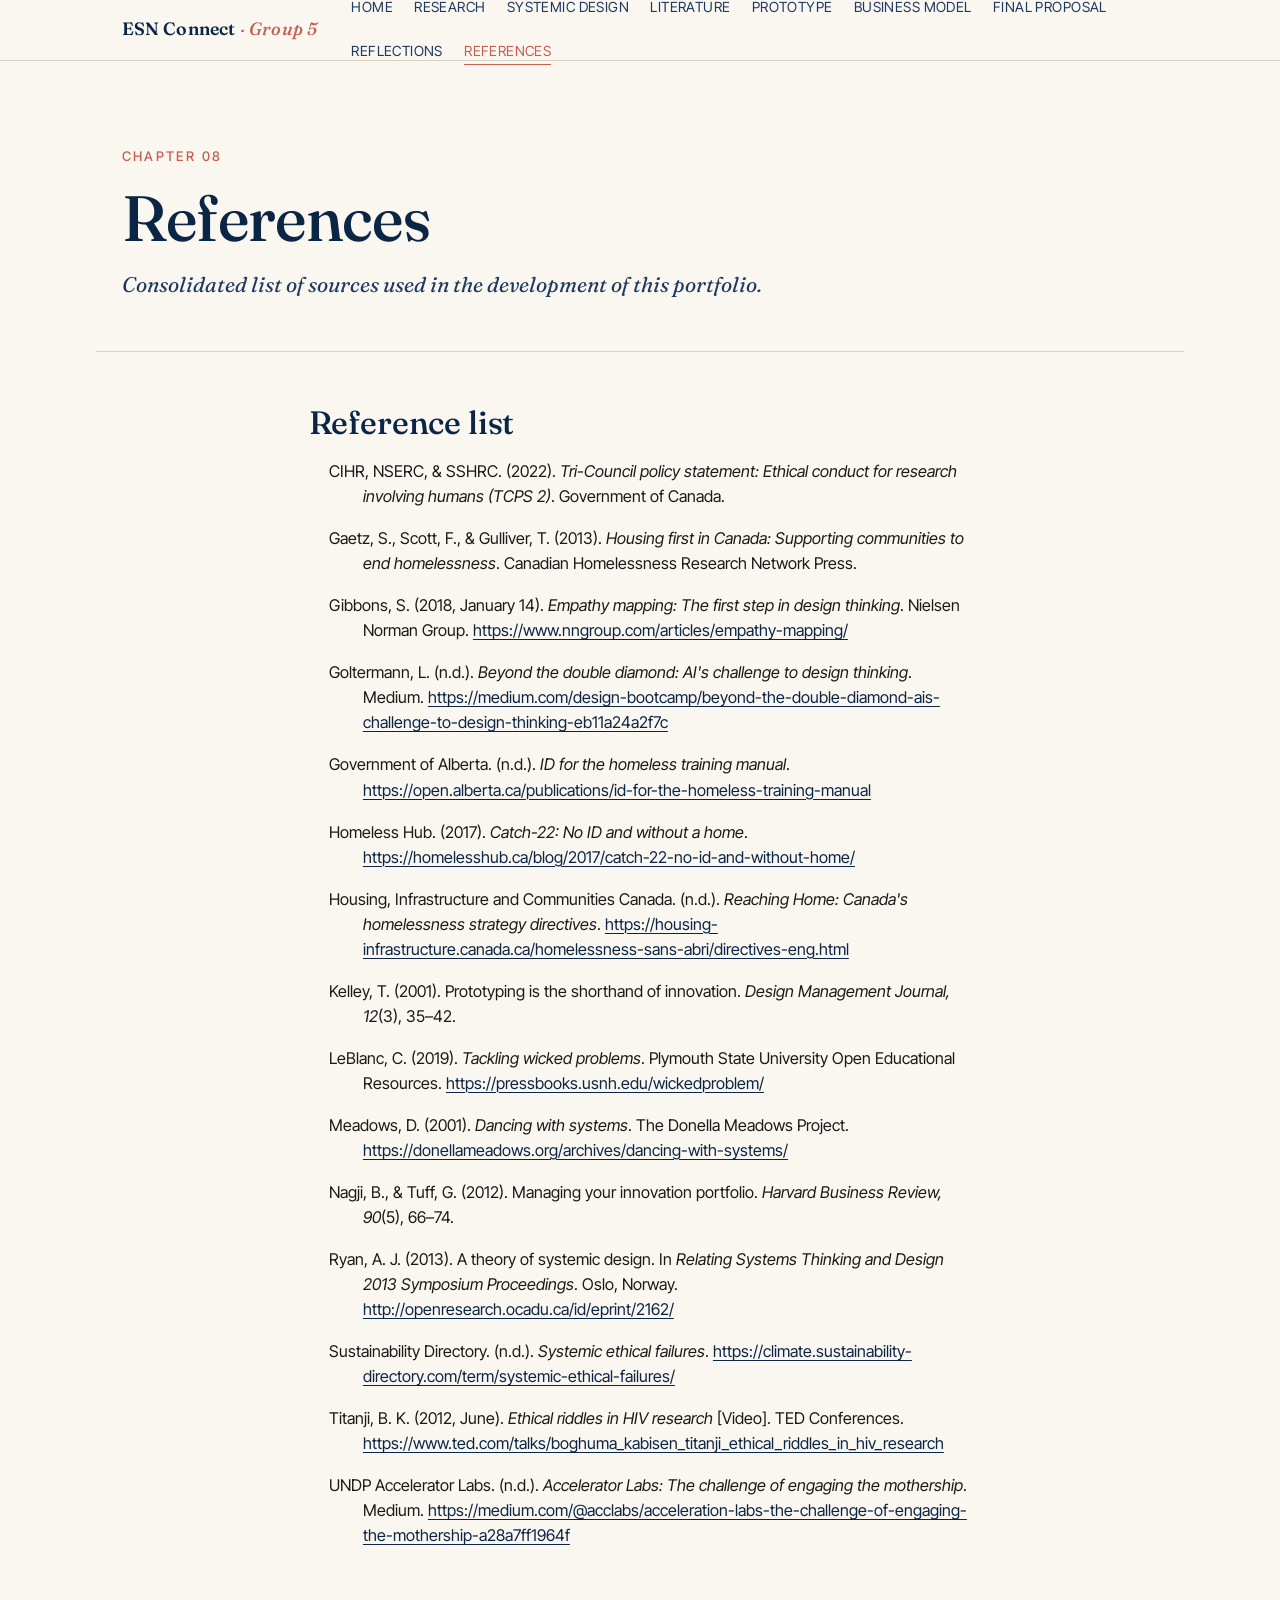
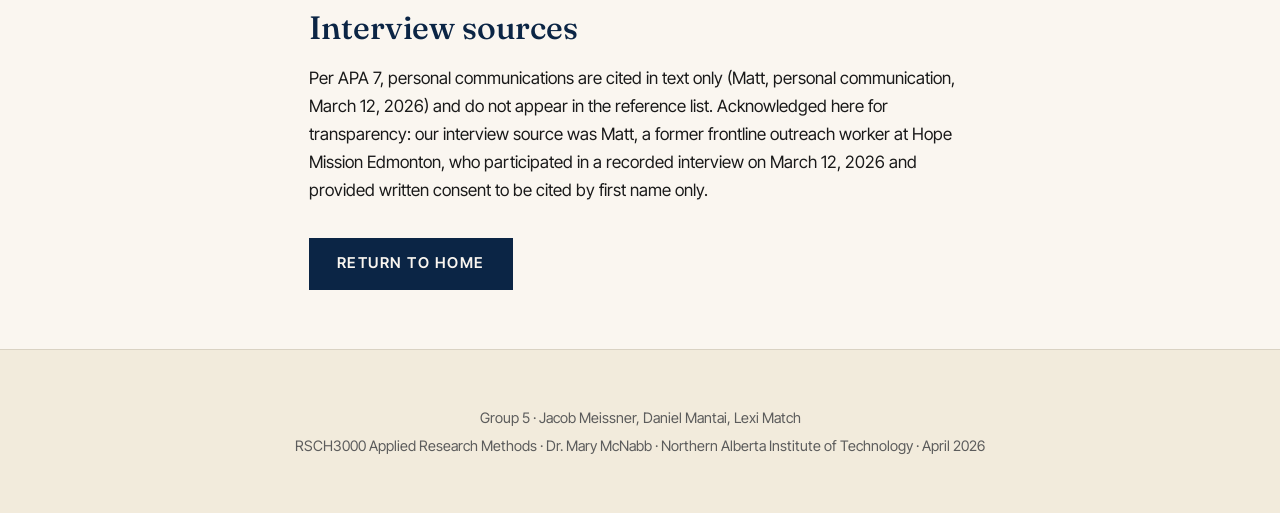
<file: references.html>
<!DOCTYPE html>
<html lang="en">
<head>
  <meta charset="utf-8">
  <meta name="viewport" content="width=device-width,initial-scale=1">
  <title>References · ESN Connect</title>
  <link rel="preconnect" href="https://fonts.googleapis.com">
  <link rel="preconnect" href="https://fonts.gstatic.com" crossorigin>
  <link href="https://fonts.googleapis.com/css2?family=Fraunces:ital,opsz,wght@0,9..144,400;0,9..144,500;0,9..144,600;1,9..144,400;1,9..144,500&family=Inter+Tight:wght@400;500;600&display=swap" rel="stylesheet">
  <link rel="stylesheet" href="assets/css/styles.css">
</head>
<body>

<nav class="site-nav">
  <input type="checkbox" id="nav-toggle" class="site-nav__toggle" aria-label="Open navigation menu">
  <label for="nav-toggle" class="site-nav__backdrop" aria-hidden="true"></label>
  <div class="site-nav__inner">
    <a class="site-nav__brand" href="index.html">ESN Connect <em>· Group 5</em></a>
    <label for="nav-toggle" class="site-nav__burger" aria-hidden="true">
      <span></span>
      <span></span>
      <span></span>
    </label>
    <ul class="site-nav__links">
      <li><a href="index.html">Home</a></li>
      <li><a href="research-question.html">Research</a></li>
      <li><a href="systemic-design.html">Systemic Design</a></li>
      <li><a href="literature-review.html">Literature</a></li>
      <li><a href="prototype.html">Prototype</a></li>
      <li><a href="business-model.html">Business Model</a></li>
      <li><a href="final-proposal.html">Final Proposal</a></li>
      <li><a href="reflections.html">Reflections</a></li>
      <li><a href="references.html" aria-current="page">References</a></li>
    </ul>
  </div>
</nav>

<header class="page-header">
  <p class="page-header__eyebrow">Chapter 08</p>
  <h1>References</h1>
  <p class="page-header__lead">Consolidated list of sources used in the development of this portfolio.</p>
</header>

<main class="prose">

  <section>
    <h2>Reference list</h2>
    <ul class="refs">
      <li>CIHR, NSERC, &amp; SSHRC. (2022). <em>Tri-Council policy statement: Ethical conduct for research involving humans (TCPS 2)</em>. Government of Canada.</li>
      <li>Gaetz, S., Scott, F., &amp; Gulliver, T. (2013). <em>Housing first in Canada: Supporting communities to end homelessness</em>. Canadian Homelessness Research Network Press.</li>
      <li>Gibbons, S. (2018, January 14). <em>Empathy mapping: The first step in design thinking</em>. Nielsen Norman Group. <a href="https://www.nngroup.com/articles/empathy-mapping/" target="_blank" rel="noopener">https://www.nngroup.com/articles/empathy-mapping/</a></li>
      <li>Goltermann, L. (n.d.). <em>Beyond the double diamond: AI's challenge to design thinking</em>. Medium. <a href="https://medium.com/design-bootcamp/beyond-the-double-diamond-ais-challenge-to-design-thinking-eb11a24a2f7c" target="_blank" rel="noopener">https://medium.com/design-bootcamp/beyond-the-double-diamond-ais-challenge-to-design-thinking-eb11a24a2f7c</a></li>
      <li>Government of Alberta. (n.d.). <em>ID for the homeless training manual</em>. <a href="https://open.alberta.ca/publications/id-for-the-homeless-training-manual" target="_blank" rel="noopener">https://open.alberta.ca/publications/id-for-the-homeless-training-manual</a></li>
      <li>Homeless Hub. (2017). <em>Catch-22: No ID and without a home</em>. <a href="https://homelesshub.ca/blog/2017/catch-22-no-id-and-without-home/" target="_blank" rel="noopener">https://homelesshub.ca/blog/2017/catch-22-no-id-and-without-home/</a></li>
      <li>Housing, Infrastructure and Communities Canada. (n.d.). <em>Reaching Home: Canada's homelessness strategy directives</em>. <a href="https://housing-infrastructure.canada.ca/homelessness-sans-abri/directives-eng.html" target="_blank" rel="noopener">https://housing-infrastructure.canada.ca/homelessness-sans-abri/directives-eng.html</a></li>
      <li>Kelley, T. (2001). Prototyping is the shorthand of innovation. <em>Design Management Journal, 12</em>(3), 35&ndash;42.</li>
      <li>LeBlanc, C. (2019). <em>Tackling wicked problems</em>. Plymouth State University Open Educational Resources. <a href="https://pressbooks.usnh.edu/wickedproblem/" target="_blank" rel="noopener">https://pressbooks.usnh.edu/wickedproblem/</a></li>
      <li>Meadows, D. (2001). <em>Dancing with systems</em>. The Donella Meadows Project. <a href="https://donellameadows.org/archives/dancing-with-systems/" target="_blank" rel="noopener">https://donellameadows.org/archives/dancing-with-systems/</a></li>
      <li>Nagji, B., &amp; Tuff, G. (2012). Managing your innovation portfolio. <em>Harvard Business Review, 90</em>(5), 66&ndash;74.</li>
      <li>Ryan, A. J. (2013). A theory of systemic design. In <em>Relating Systems Thinking and Design 2013 Symposium Proceedings</em>. Oslo, Norway. <a href="http://openresearch.ocadu.ca/id/eprint/2162/" target="_blank" rel="noopener">http://openresearch.ocadu.ca/id/eprint/2162/</a></li>
      <li>Sustainability Directory. (n.d.). <em>Systemic ethical failures</em>. <a href="https://climate.sustainability-directory.com/term/systemic-ethical-failures/" target="_blank" rel="noopener">https://climate.sustainability-directory.com/term/systemic-ethical-failures/</a></li>
      <li>Titanji, B. K. (2012, June). <em>Ethical riddles in HIV research</em> [Video]. TED Conferences. <a href="https://www.ted.com/talks/boghuma_kabisen_titanji_ethical_riddles_in_hiv_research" target="_blank" rel="noopener">https://www.ted.com/talks/boghuma_kabisen_titanji_ethical_riddles_in_hiv_research</a></li>
      <li>UNDP Accelerator Labs. (n.d.). <em>Accelerator Labs: The challenge of engaging the mothership</em>. Medium. <a href="https://medium.com/@acclabs/acceleration-labs-the-challenge-of-engaging-the-mothership-a28a7ff1964f" target="_blank" rel="noopener">https://medium.com/@acclabs/acceleration-labs-the-challenge-of-engaging-the-mothership-a28a7ff1964f</a></li>
    </ul>
  </section>

  <section>
    <h2>Interview sources</h2>
    <p>Per APA 7, personal communications are cited in text only (Matt, personal communication, March 12, 2026) and do not appear in the reference list. Acknowledged here for transparency: our interview source was Matt, a former frontline outreach worker at Hope Mission Edmonton, who participated in a recorded interview on March 12, 2026 and provided written consent to be cited by first name only.</p>
    <p style="margin-top:2rem;">
      <a class="btn" href="index.html">Return to Home</a>
    </p>
  </section>

</main>

<footer class="site-footer">
  <p>Group 5 · Jacob Meissner, Daniel Mantai, Lexi Match</p>
  <p>RSCH3000 Applied Research Methods · Dr. Mary McNabb · Northern Alberta Institute of Technology · April 2026</p>
</footer>

</body>
</html>
</file>
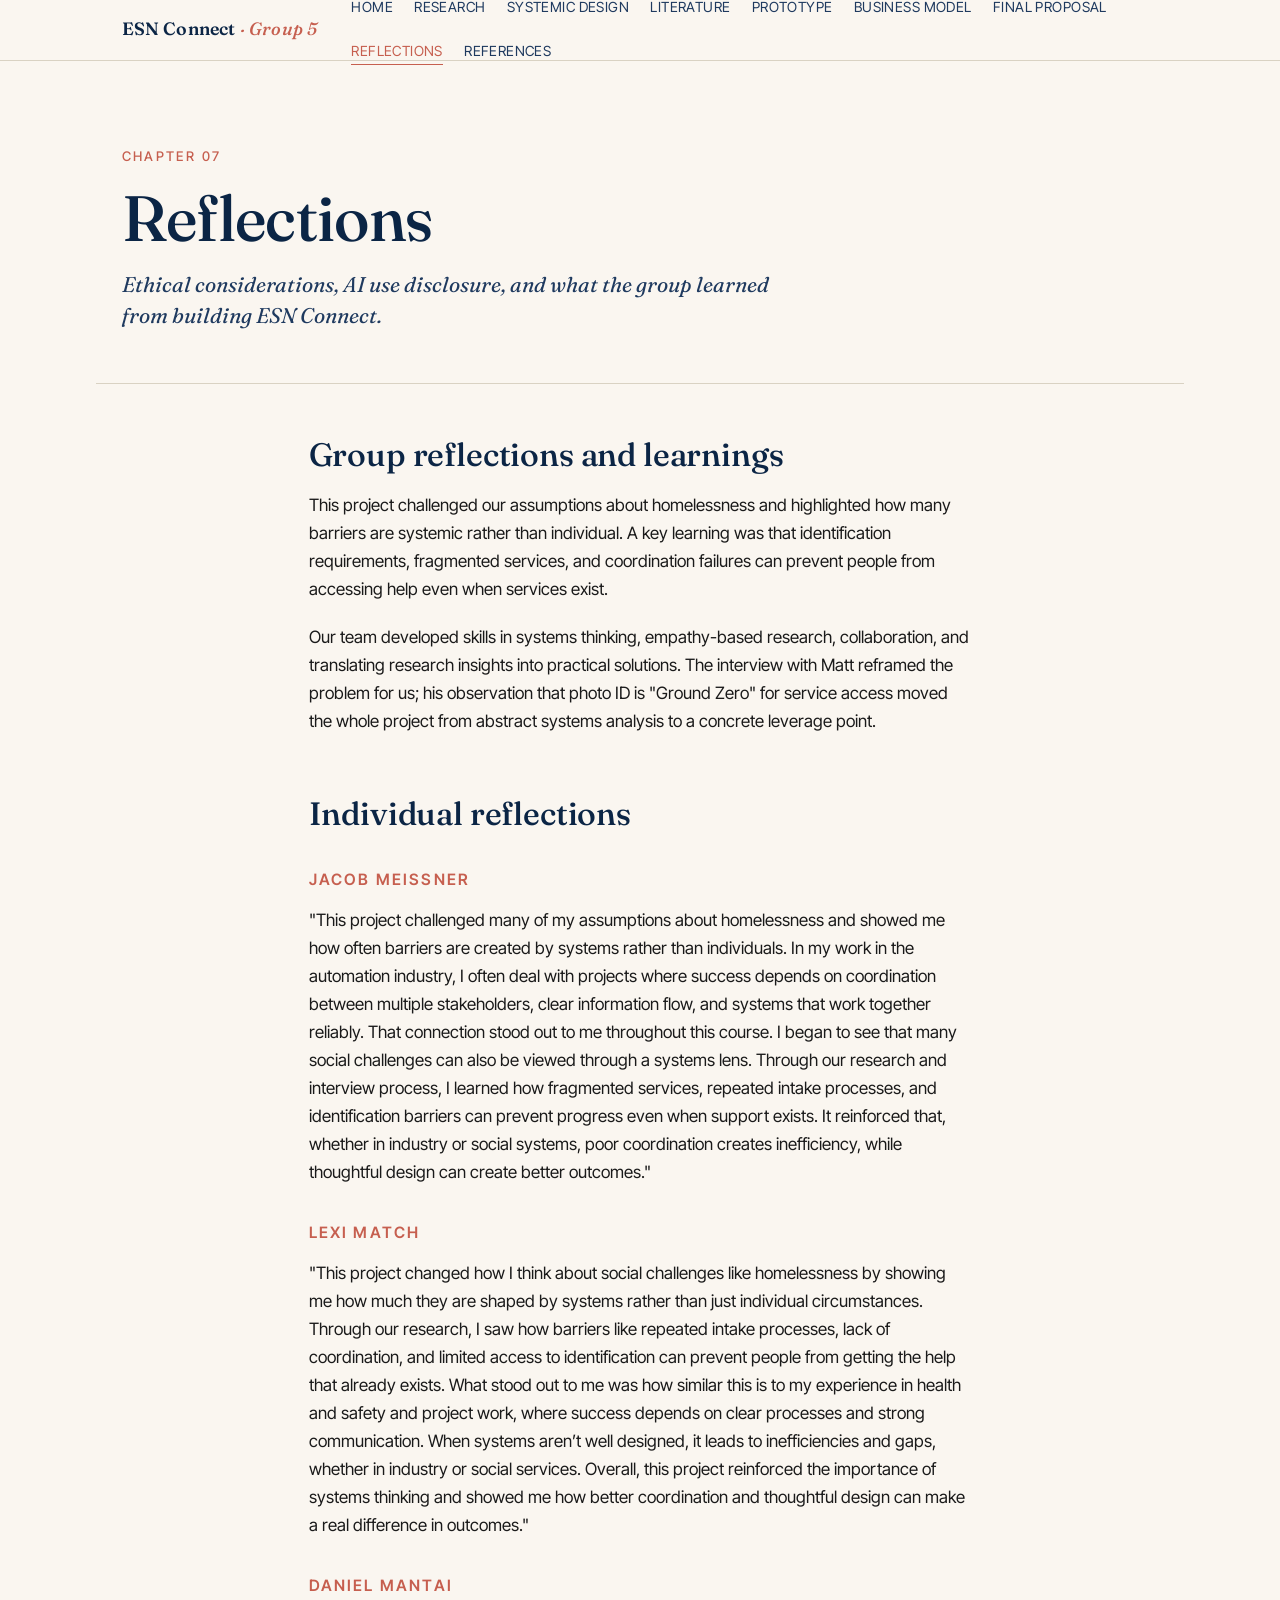
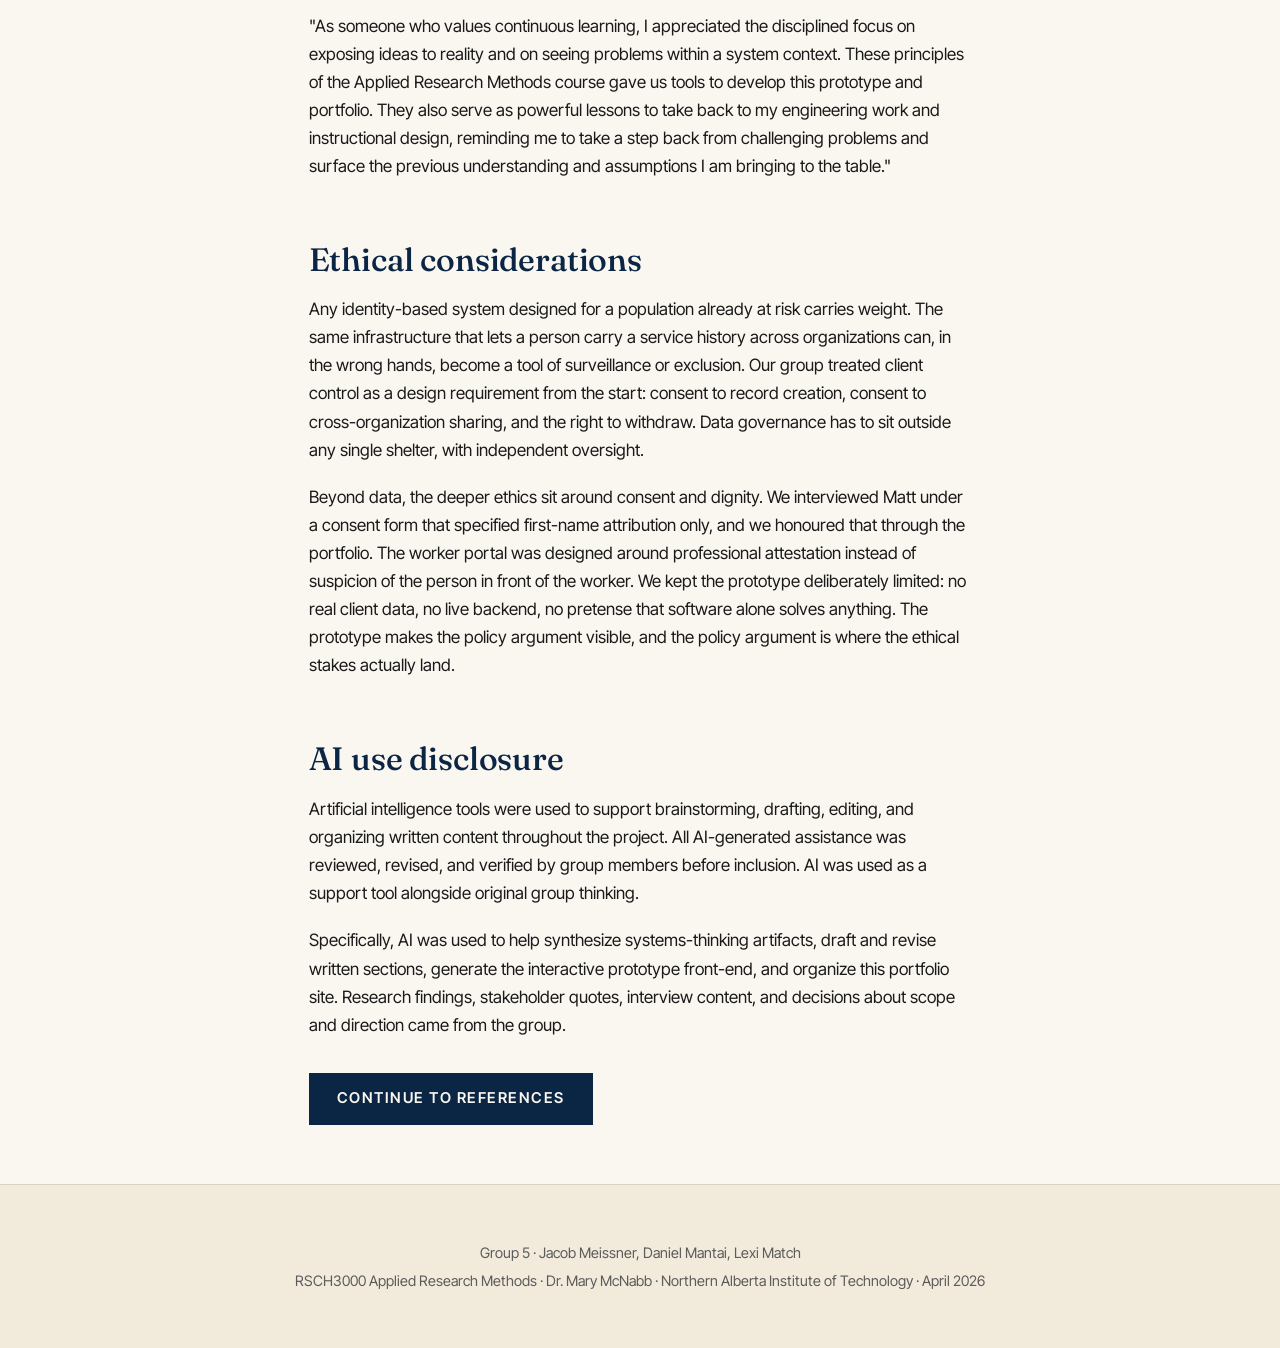
<file: reflections.html>
<!DOCTYPE html>
<html lang="en">
<head>
  <meta charset="utf-8">
  <meta name="viewport" content="width=device-width,initial-scale=1">
  <title>Reflections · ESN Connect</title>
  <link rel="preconnect" href="https://fonts.googleapis.com">
  <link rel="preconnect" href="https://fonts.gstatic.com" crossorigin>
  <link href="https://fonts.googleapis.com/css2?family=Fraunces:ital,opsz,wght@0,9..144,400;0,9..144,500;0,9..144,600;1,9..144,400;1,9..144,500&family=Inter+Tight:wght@400;500;600&display=swap" rel="stylesheet">
  <link rel="stylesheet" href="assets/css/styles.css">
</head>
<body>

<nav class="site-nav">
  <input type="checkbox" id="nav-toggle" class="site-nav__toggle" aria-label="Open navigation menu">
  <label for="nav-toggle" class="site-nav__backdrop" aria-hidden="true"></label>
  <div class="site-nav__inner">
    <a class="site-nav__brand" href="index.html">ESN Connect <em>· Group 5</em></a>
    <label for="nav-toggle" class="site-nav__burger" aria-hidden="true">
      <span></span>
      <span></span>
      <span></span>
    </label>
    <ul class="site-nav__links">
      <li><a href="index.html">Home</a></li>
      <li><a href="research-question.html">Research</a></li>
      <li><a href="systemic-design.html">Systemic Design</a></li>
      <li><a href="literature-review.html">Literature</a></li>
      <li><a href="prototype.html">Prototype</a></li>
      <li><a href="business-model.html">Business Model</a></li>
      <li><a href="final-proposal.html">Final Proposal</a></li>
      <li><a href="reflections.html" aria-current="page">Reflections</a></li>
      <li><a href="references.html">References</a></li>
    </ul>
  </div>
</nav>

<header class="page-header">
  <p class="page-header__eyebrow">Chapter 07</p>
  <h1>Reflections</h1>
  <p class="page-header__lead">Ethical considerations, AI use disclosure, and what the group learned from building ESN Connect.</p>
</header>

<main class="prose">

  <section>
    <h2>Group reflections and learnings</h2>
    <p>This project challenged our assumptions about homelessness and highlighted how many barriers are systemic rather than individual. A key learning was that identification requirements, fragmented services, and coordination failures can prevent people from accessing help even when services exist.</p>
    <p>Our team developed skills in systems thinking, empathy-based research, collaboration, and translating research insights into practical solutions. The interview with Matt reframed the problem for us; his observation that photo ID is "Ground Zero" for service access moved the whole project from abstract systems analysis to a concrete leverage point.</p>
  </section>

  <section>
    <h2>Individual reflections</h2>

    <h3>Jacob Meissner</h3>
    <p>"This project challenged many of my assumptions about homelessness and showed me how often barriers are created by systems rather than individuals. In my work in the automation industry, I often deal with projects where success depends on coordination between multiple stakeholders, clear information flow, and systems that work together reliably. That connection stood out to me throughout this course. I began to see that many social challenges can also be viewed through a systems lens. Through our research and interview process, I learned how fragmented services, repeated intake processes, and identification barriers can prevent progress even when support exists. It reinforced that, whether in industry or social systems, poor coordination creates inefficiency, while thoughtful design can create better outcomes."</p>

    <h3>Lexi Match</h3>
    <p>"This project changed how I think about social challenges like homelessness by showing me how much they are shaped by systems rather than just individual circumstances. Through our research, I saw how barriers like repeated intake processes, lack of coordination, and limited access to identification can prevent people from getting the help that already exists. What stood out to me was how similar this is to my experience in health and safety and project work, where success depends on clear processes and strong communication. When systems aren&rsquo;t well designed, it leads to inefficiencies and gaps, whether in industry or social services. Overall, this project reinforced the importance of systems thinking and showed me how better coordination and thoughtful design can make a real difference in outcomes."</p>

    <h3>Daniel Mantai</h3>
    <p>"As someone who values continuous learning, I appreciated the disciplined focus on exposing ideas to reality and on seeing problems within a system context. These principles of the Applied Research Methods course gave us tools to develop this prototype and portfolio. They also serve as powerful lessons to take back to my engineering work and instructional design, reminding me to take a step back from challenging problems and surface the previous understanding and assumptions I am bringing to the table."</p>
  </section>

  <section>
    <h2>Ethical considerations</h2>
    <p>Any identity-based system designed for a population already at risk carries weight. The same infrastructure that lets a person carry a service history across organizations can, in the wrong hands, become a tool of surveillance or exclusion. Our group treated client control as a design requirement from the start: consent to record creation, consent to cross-organization sharing, and the right to withdraw. Data governance has to sit outside any single shelter, with independent oversight.</p>
    <p>Beyond data, the deeper ethics sit around consent and dignity. We interviewed Matt under a consent form that specified first-name attribution only, and we honoured that through the portfolio. The worker portal was designed around professional attestation instead of suspicion of the person in front of the worker. We kept the prototype deliberately limited: no real client data, no live backend, no pretense that software alone solves anything. The prototype makes the policy argument visible, and the policy argument is where the ethical stakes actually land.</p>
  </section>

  <section>
    <h2>AI use disclosure</h2>
    <p>Artificial intelligence tools were used to support brainstorming, drafting, editing, and organizing written content throughout the project. All AI-generated assistance was reviewed, revised, and verified by group members before inclusion. AI was used as a support tool alongside original group thinking.</p>
    <p>Specifically, AI was used to help synthesize systems-thinking artifacts, draft and revise written sections, generate the interactive prototype front-end, and organize this portfolio site. Research findings, stakeholder quotes, interview content, and decisions about scope and direction came from the group.</p>
    <p style="margin-top:2rem;">
      <a class="btn" href="references.html">Continue to References</a>
    </p>
  </section>

</main>

<footer class="site-footer">
  <p>Group 5 · Jacob Meissner, Daniel Mantai, Lexi Match</p>
  <p>RSCH3000 Applied Research Methods · Dr. Mary McNabb · Northern Alberta Institute of Technology · April 2026</p>
</footer>

</body>
</html>
</file>
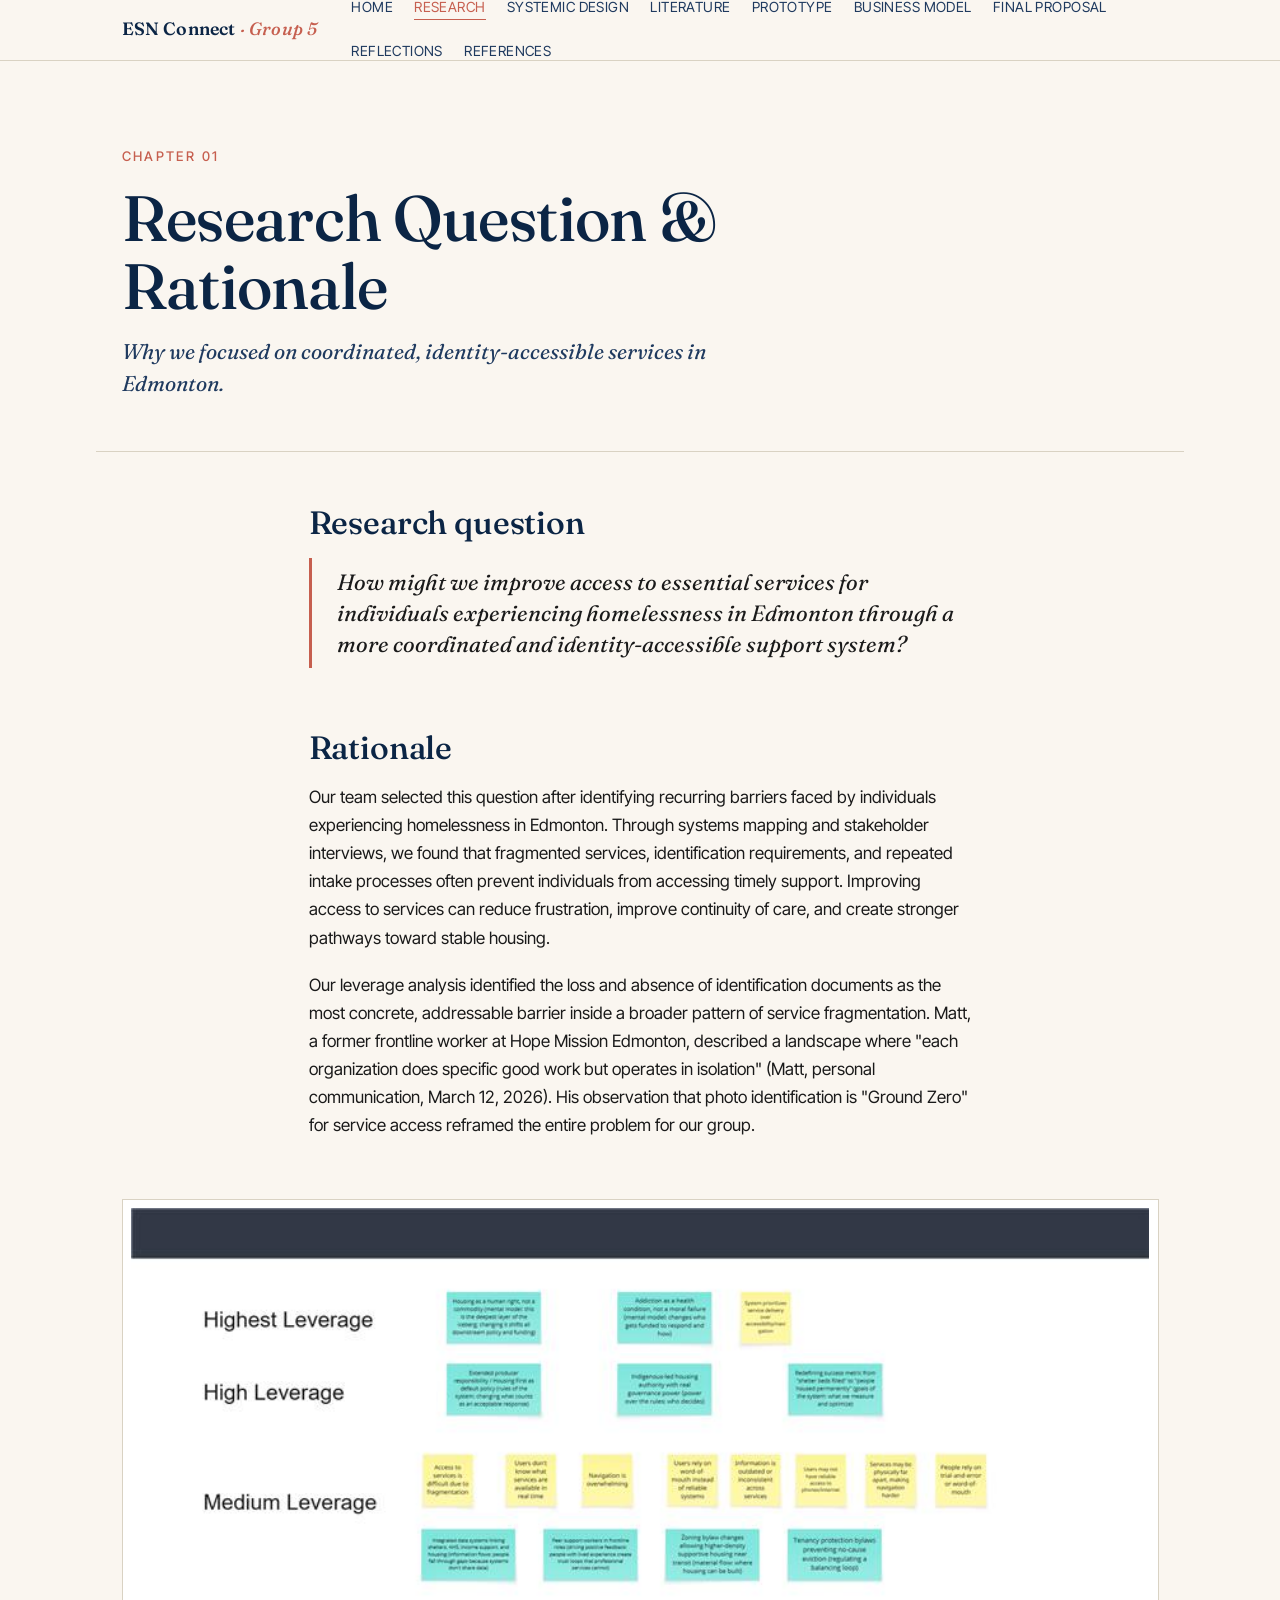
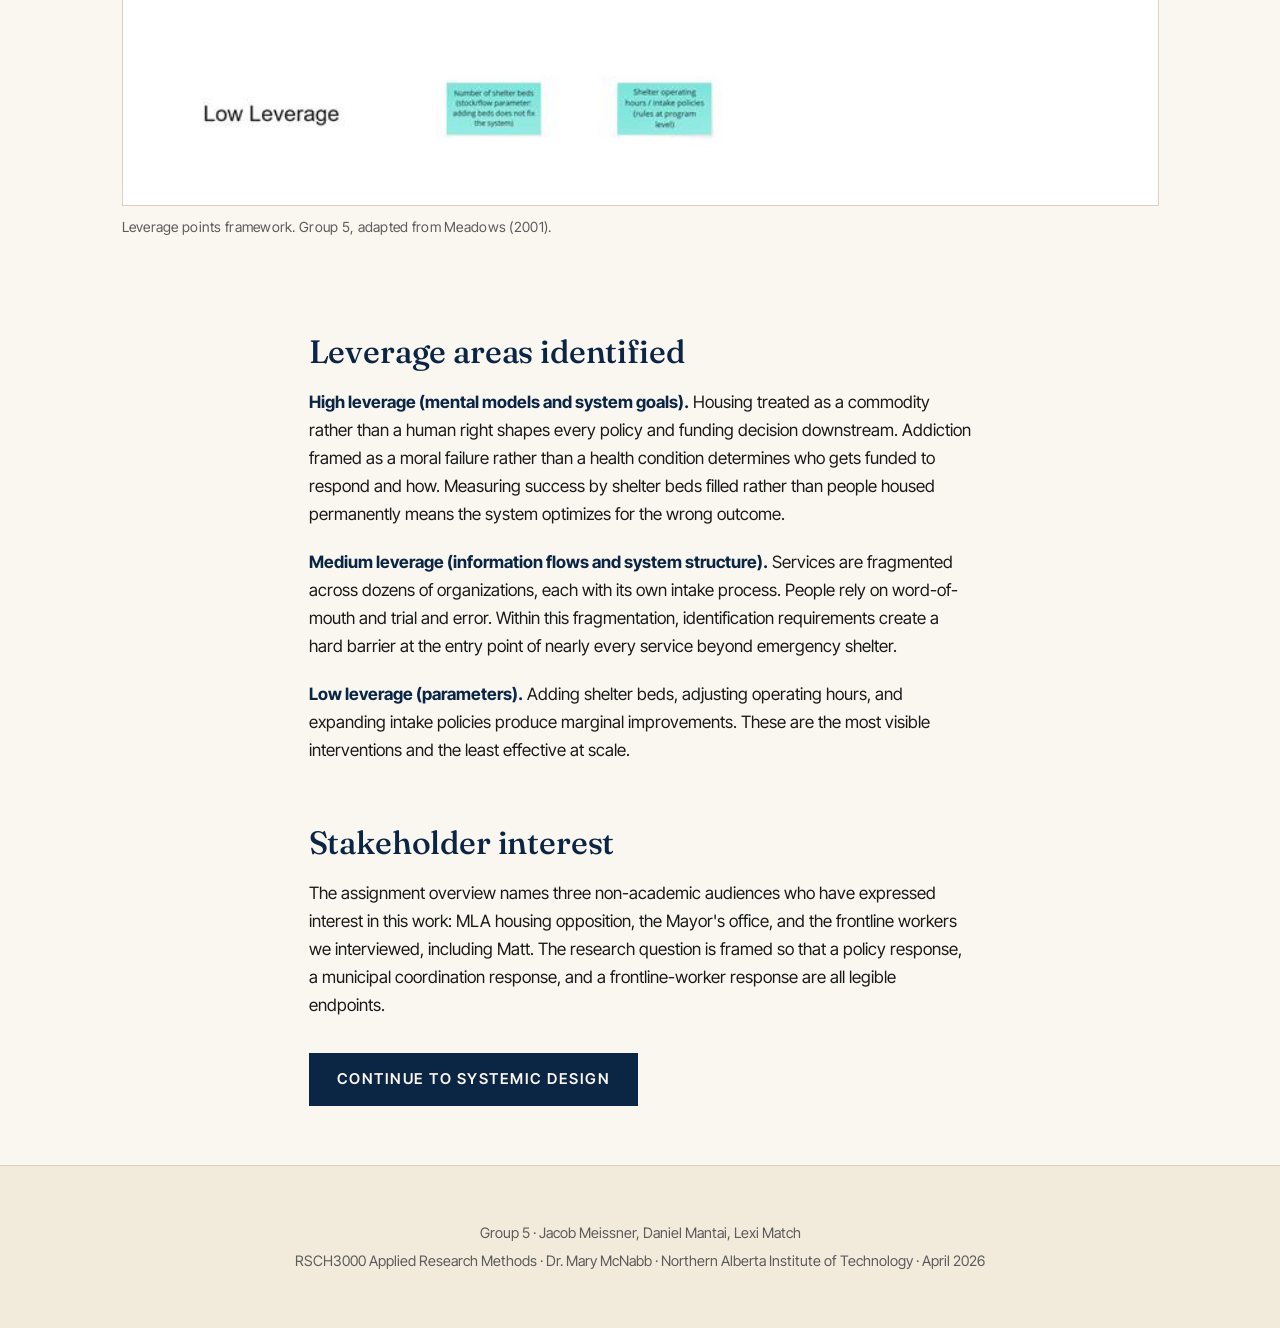
<file: research-question.html>
<!DOCTYPE html>
<html lang="en">
<head>
  <meta charset="utf-8">
  <meta name="viewport" content="width=device-width,initial-scale=1">
  <title>Research Question · ESN Connect</title>
  <link rel="preconnect" href="https://fonts.googleapis.com">
  <link rel="preconnect" href="https://fonts.gstatic.com" crossorigin>
  <link href="https://fonts.googleapis.com/css2?family=Fraunces:ital,opsz,wght@0,9..144,400;0,9..144,500;0,9..144,600;1,9..144,400;1,9..144,500&family=Inter+Tight:wght@400;500;600&display=swap" rel="stylesheet">
  <link rel="stylesheet" href="assets/css/styles.css">
</head>
<body>

<nav class="site-nav">
  <input type="checkbox" id="nav-toggle" class="site-nav__toggle" aria-label="Open navigation menu">
  <label for="nav-toggle" class="site-nav__backdrop" aria-hidden="true"></label>
  <div class="site-nav__inner">
    <a class="site-nav__brand" href="index.html">ESN Connect <em>· Group 5</em></a>
    <label for="nav-toggle" class="site-nav__burger" aria-hidden="true">
      <span></span>
      <span></span>
      <span></span>
    </label>
    <ul class="site-nav__links">
      <li><a href="index.html">Home</a></li>
      <li><a href="research-question.html" aria-current="page">Research</a></li>
      <li><a href="systemic-design.html">Systemic Design</a></li>
      <li><a href="literature-review.html">Literature</a></li>
      <li><a href="prototype.html">Prototype</a></li>
      <li><a href="business-model.html">Business Model</a></li>
      <li><a href="final-proposal.html">Final Proposal</a></li>
      <li><a href="reflections.html">Reflections</a></li>
      <li><a href="references.html">References</a></li>
    </ul>
  </div>
</nav>

<header class="page-header">
  <p class="page-header__eyebrow">Chapter 01</p>
  <h1>Research Question &amp; Rationale</h1>
  <p class="page-header__lead">Why we focused on coordinated, identity-accessible services in Edmonton.</p>
</header>

<main class="prose">

  <section>
    <h2>Research question</h2>
    <p class="pullquote">
      How might we improve access to essential services for individuals experiencing homelessness in Edmonton through a more coordinated and identity-accessible support system?
    </p>
  </section>

  <section>
    <h2>Rationale</h2>
    <p>Our team selected this question after identifying recurring barriers faced by individuals experiencing homelessness in Edmonton. Through systems mapping and stakeholder interviews, we found that fragmented services, identification requirements, and repeated intake processes often prevent individuals from accessing timely support. Improving access to services can reduce frustration, improve continuity of care, and create stronger pathways toward stable housing.</p>
    <p>Our leverage analysis identified the loss and absence of identification documents as the most concrete, addressable barrier inside a broader pattern of service fragmentation. Matt, a former frontline worker at Hope Mission Edmonton, described a landscape where "each organization does specific good work but operates in isolation" (Matt, personal communication, March 12, 2026). His observation that photo identification is "Ground Zero" for service access reframed the entire problem for our group.</p>
  </section>

</main>

<section class="wide">
  <figure class="figure">
    <img src="assets/images/leverage-points.png" alt="Meadows' leverage points framework, showing mental models at the base of the system and parameters at the surface.">
    <figcaption>Leverage points framework. Group 5, adapted from Meadows (2001).</figcaption>
  </figure>
</section>

<main class="prose">

  <section>
    <h2>Leverage areas identified</h2>
    <p><strong>High leverage (mental models and system goals).</strong> Housing treated as a commodity rather than a human right shapes every policy and funding decision downstream. Addiction framed as a moral failure rather than a health condition determines who gets funded to respond and how. Measuring success by shelter beds filled rather than people housed permanently means the system optimizes for the wrong outcome.</p>
    <p><strong>Medium leverage (information flows and system structure).</strong> Services are fragmented across dozens of organizations, each with its own intake process. People rely on word-of-mouth and trial and error. Within this fragmentation, identification requirements create a hard barrier at the entry point of nearly every service beyond emergency shelter.</p>
    <p><strong>Low leverage (parameters).</strong> Adding shelter beds, adjusting operating hours, and expanding intake policies produce marginal improvements. These are the most visible interventions and the least effective at scale.</p>
  </section>

  <section>
    <h2>Stakeholder interest</h2>
    <p>The assignment overview names three non-academic audiences who have expressed interest in this work: MLA housing opposition, the Mayor's office, and the frontline workers we interviewed, including Matt. The research question is framed so that a policy response, a municipal coordination response, and a frontline-worker response are all legible endpoints.</p>
    <p style="margin-top:2rem;">
      <a class="btn" href="systemic-design.html">Continue to Systemic Design</a>
    </p>
  </section>

</main>

<footer class="site-footer">
  <p>Group 5 · Jacob Meissner, Daniel Mantai, Lexi Match</p>
  <p>RSCH3000 Applied Research Methods · Dr. Mary McNabb · Northern Alberta Institute of Technology · April 2026</p>
</footer>

</body>
</html>
</file>
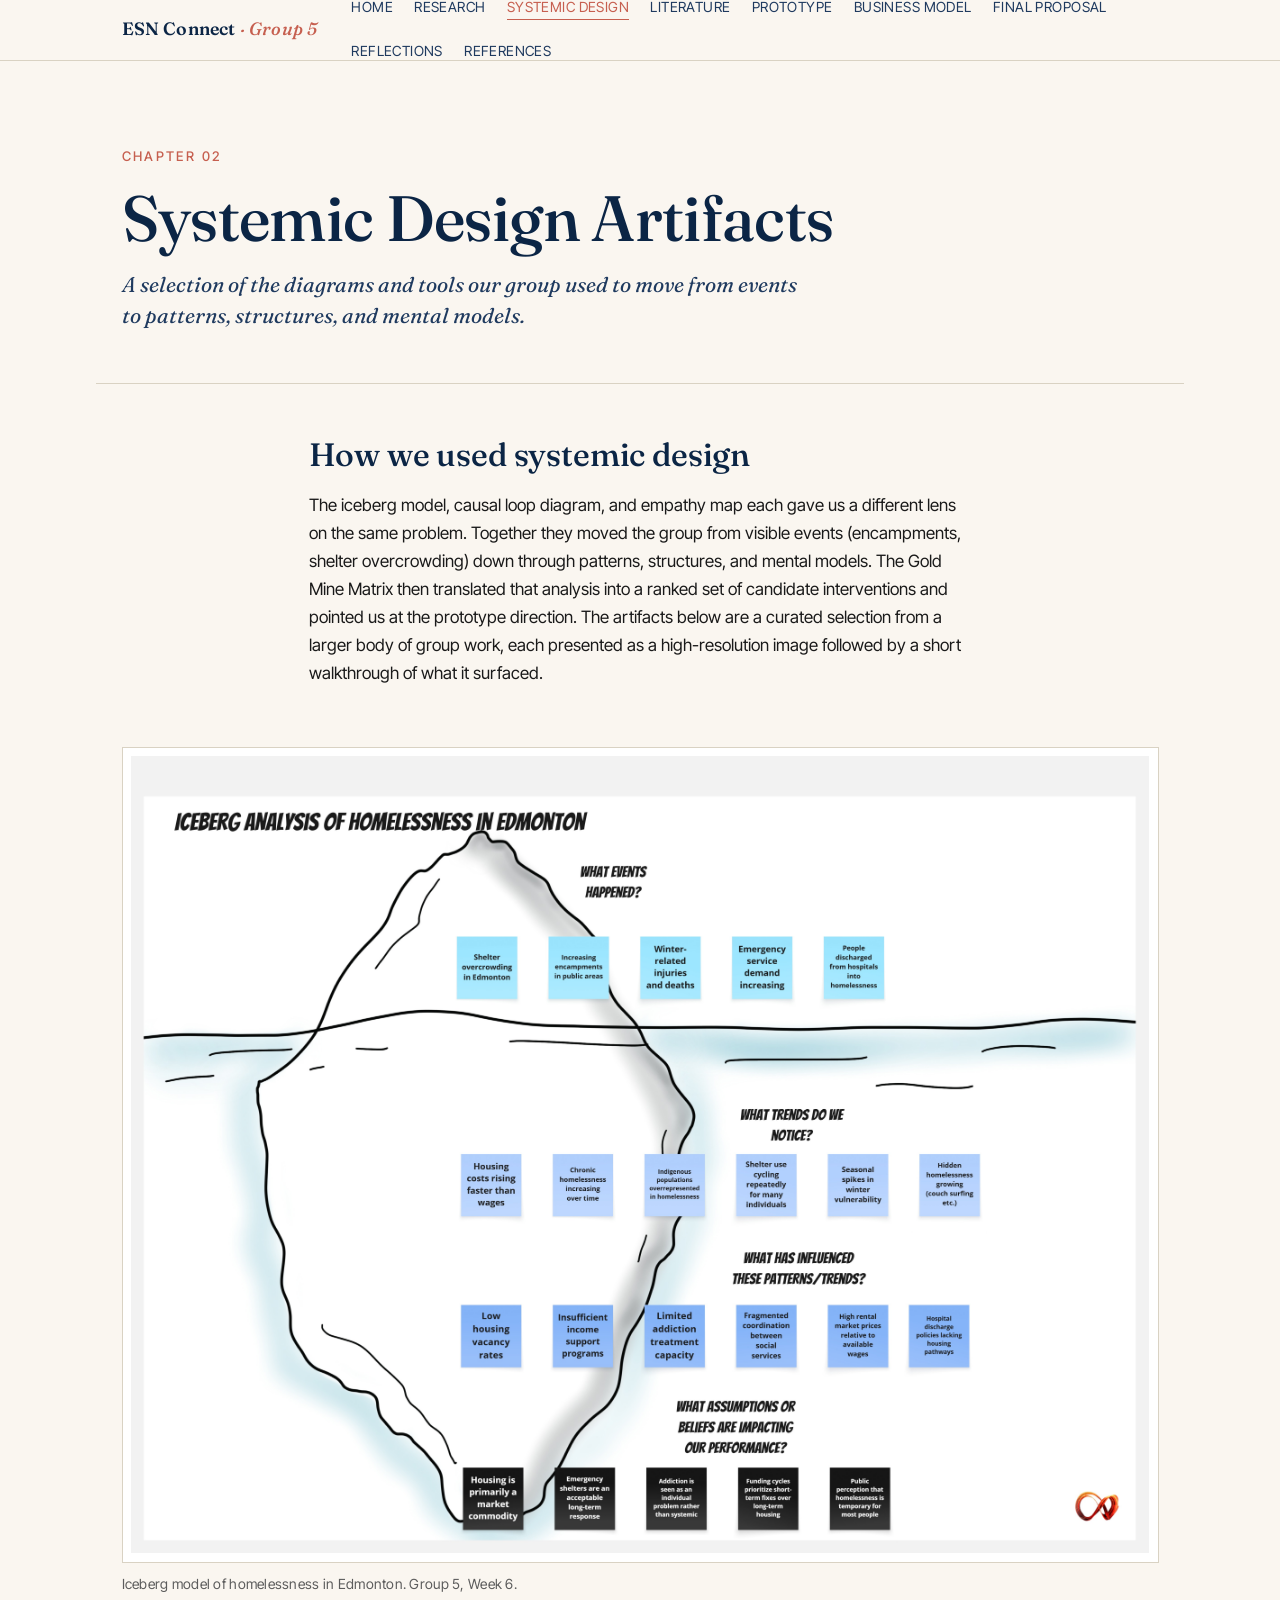
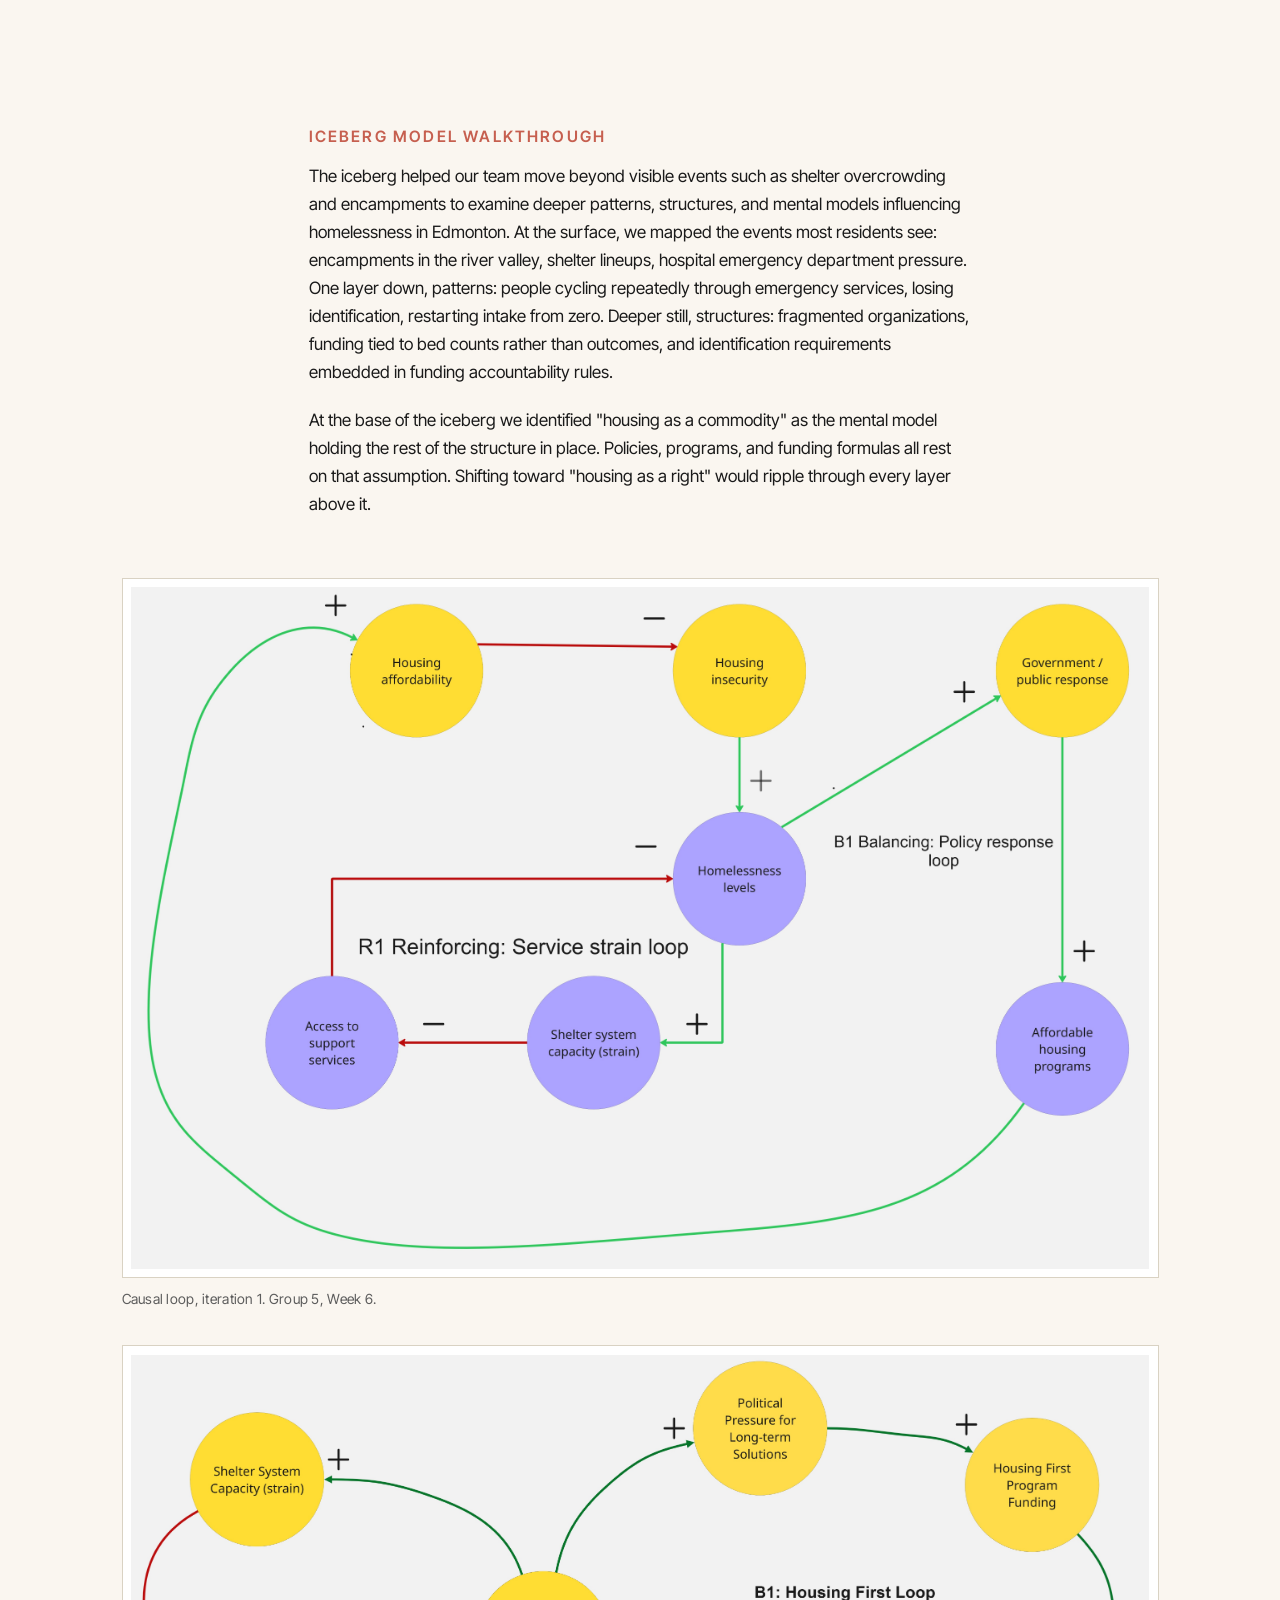
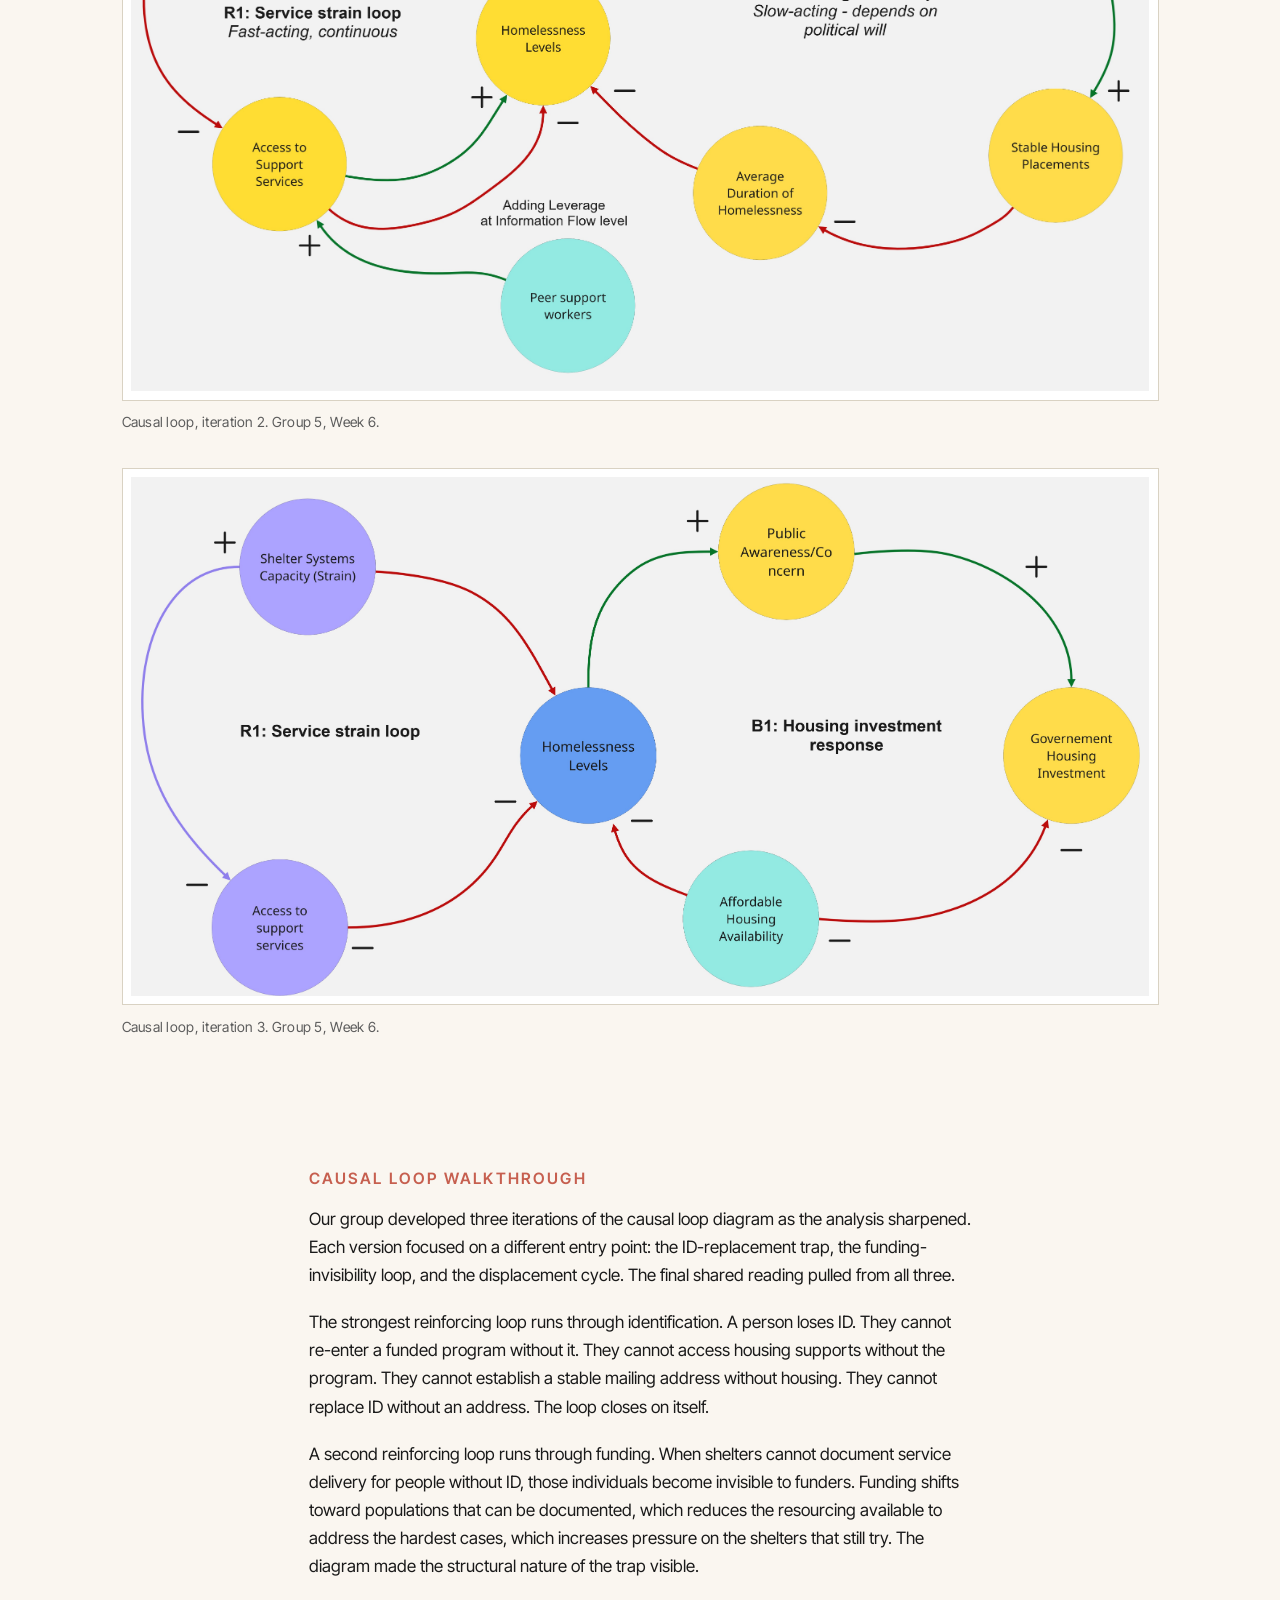
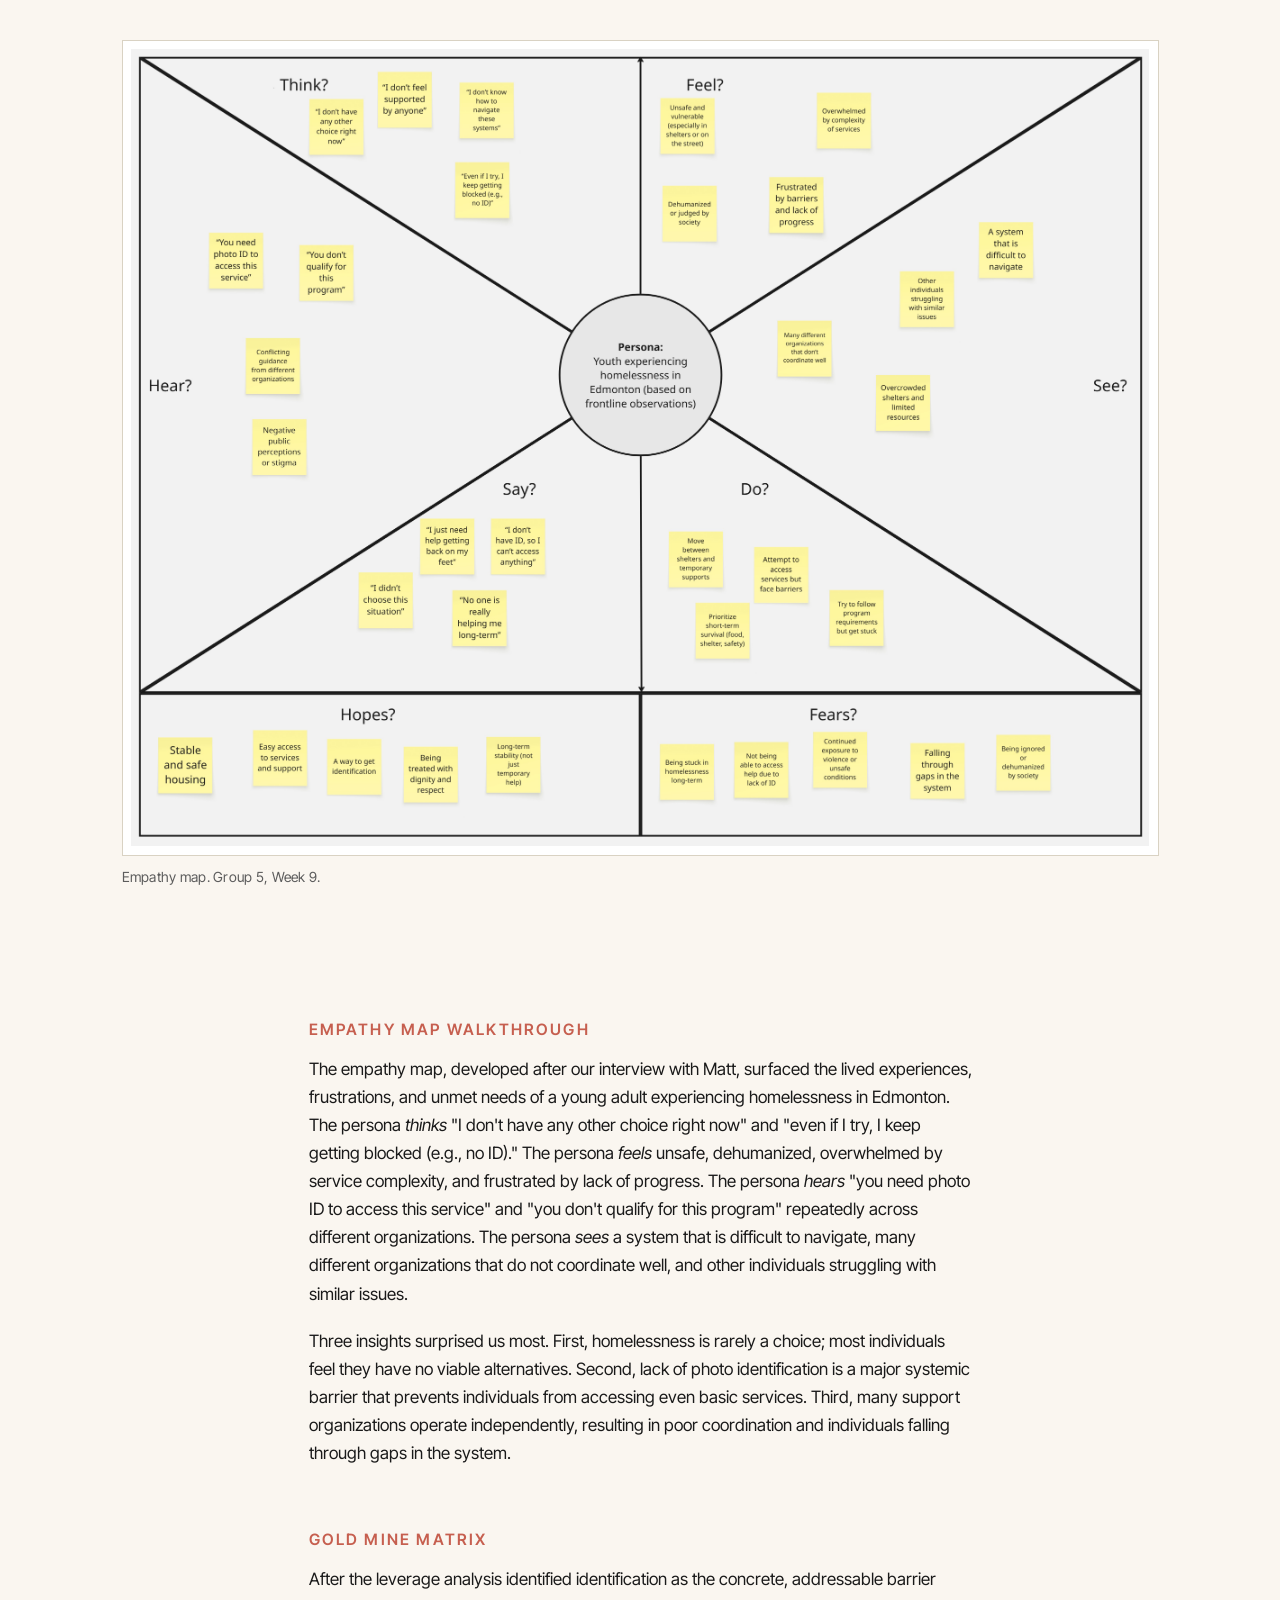
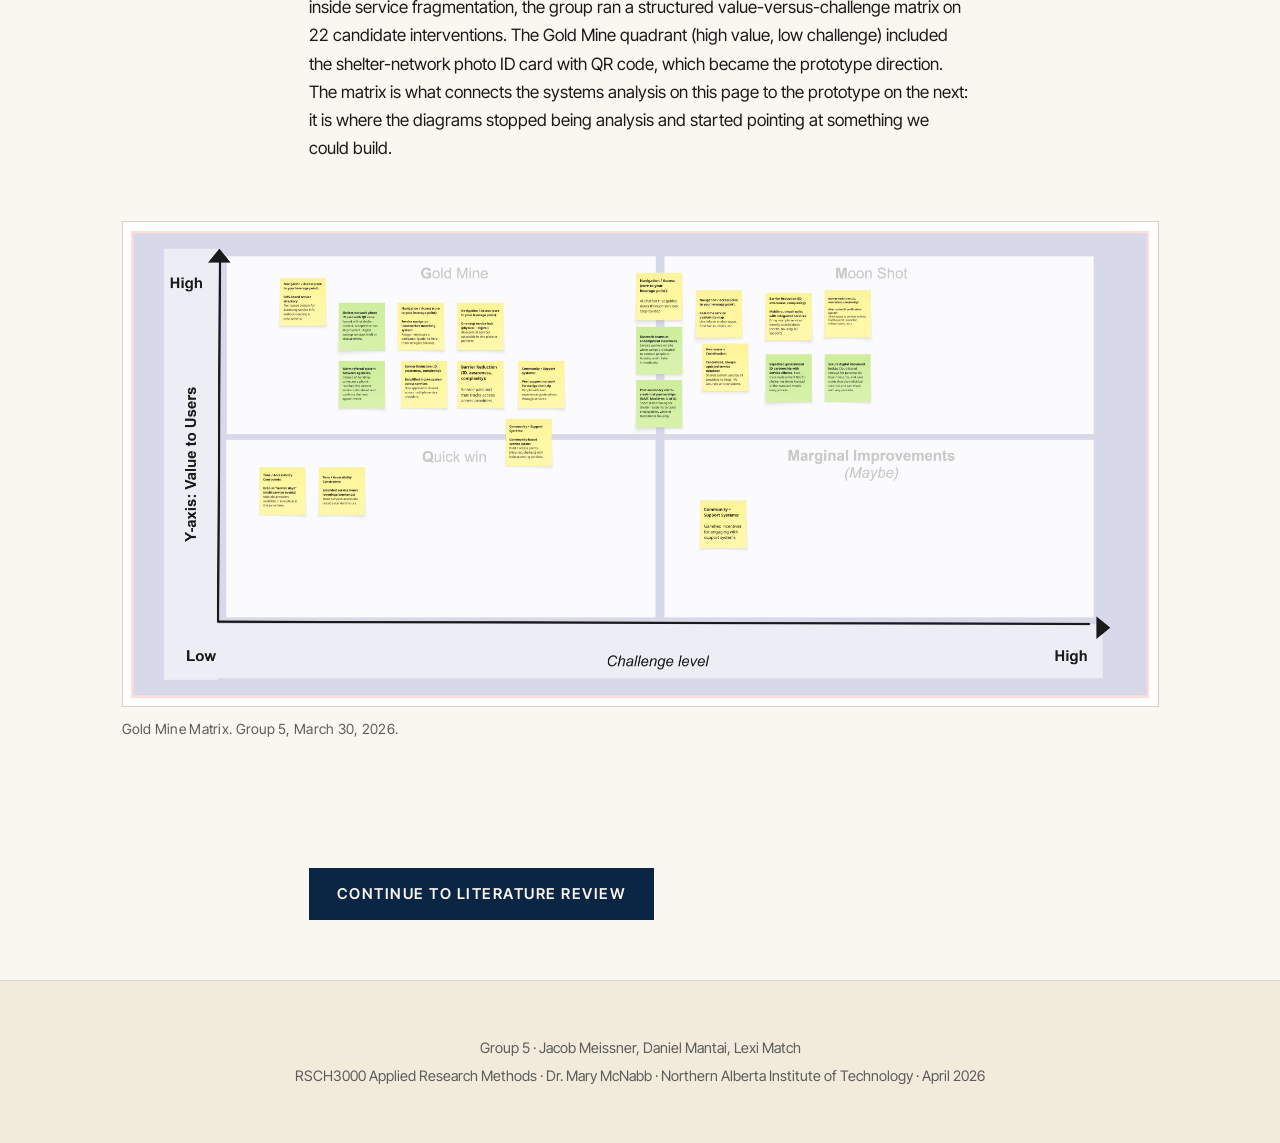
<file: systemic-design.html>
<!DOCTYPE html>
<html lang="en">
<head>
  <meta charset="utf-8">
  <meta name="viewport" content="width=device-width,initial-scale=1">
  <title>Systemic Design · ESN Connect</title>
  <link rel="preconnect" href="https://fonts.googleapis.com">
  <link rel="preconnect" href="https://fonts.gstatic.com" crossorigin>
  <link href="https://fonts.googleapis.com/css2?family=Fraunces:ital,opsz,wght@0,9..144,400;0,9..144,500;0,9..144,600;1,9..144,400;1,9..144,500&family=Inter+Tight:wght@400;500;600&display=swap" rel="stylesheet">
  <link rel="stylesheet" href="assets/css/styles.css">
</head>
<body>

<nav class="site-nav">
  <input type="checkbox" id="nav-toggle" class="site-nav__toggle" aria-label="Open navigation menu">
  <label for="nav-toggle" class="site-nav__backdrop" aria-hidden="true"></label>
  <div class="site-nav__inner">
    <a class="site-nav__brand" href="index.html">ESN Connect <em>· Group 5</em></a>
    <label for="nav-toggle" class="site-nav__burger" aria-hidden="true">
      <span></span>
      <span></span>
      <span></span>
    </label>
    <ul class="site-nav__links">
      <li><a href="index.html">Home</a></li>
      <li><a href="research-question.html">Research</a></li>
      <li><a href="systemic-design.html" aria-current="page">Systemic Design</a></li>
      <li><a href="literature-review.html">Literature</a></li>
      <li><a href="prototype.html">Prototype</a></li>
      <li><a href="business-model.html">Business Model</a></li>
      <li><a href="final-proposal.html">Final Proposal</a></li>
      <li><a href="reflections.html">Reflections</a></li>
      <li><a href="references.html">References</a></li>
    </ul>
  </div>
</nav>

<header class="page-header">
  <p class="page-header__eyebrow">Chapter 02</p>
  <h1>Systemic Design Artifacts</h1>
  <p class="page-header__lead">A selection of the diagrams and tools our group used to move from events to patterns, structures, and mental models.</p>
</header>

<main class="prose">

  <section>
    <h2>How we used systemic design</h2>
    <p>The iceberg model, causal loop diagram, and empathy map each gave us a different lens on the same problem. Together they moved the group from visible events (encampments, shelter overcrowding) down through patterns, structures, and mental models. The Gold Mine Matrix then translated that analysis into a ranked set of candidate interventions and pointed us at the prototype direction. The artifacts below are a curated selection from a larger body of group work, each presented as a high-resolution image followed by a short walkthrough of what it surfaced.</p>
  </section>

</main>

<section class="wide">
  <figure class="figure">
    <img src="assets/images/iceberg.jpg" alt="Iceberg model of homelessness in Edmonton, showing events at the waterline and mental models at the base.">
    <figcaption>Iceberg model of homelessness in Edmonton. Group 5, Week 6.</figcaption>
  </figure>
</section>

<main class="prose">

  <section>
    <h3>Iceberg model walkthrough</h3>
    <p>The iceberg helped our team move beyond visible events such as shelter overcrowding and encampments to examine deeper patterns, structures, and mental models influencing homelessness in Edmonton. At the surface, we mapped the events most residents see: encampments in the river valley, shelter lineups, hospital emergency department pressure. One layer down, patterns: people cycling repeatedly through emergency services, losing identification, restarting intake from zero. Deeper still, structures: fragmented organizations, funding tied to bed counts rather than outcomes, and identification requirements embedded in funding accountability rules.</p>
    <p>At the base of the iceberg we identified "housing as a commodity" as the mental model holding the rest of the structure in place. Policies, programs, and funding formulas all rest on that assumption. Shifting toward "housing as a right" would ripple through every layer above it.</p>
  </section>

</main>

<section class="wide">
  <figure class="figure">
    <img src="assets/images/causal-loop-1.jpg" alt="Causal loop diagram iteration 1, mapping the ID-replacement trap and service strain.">
    <figcaption>Causal loop, iteration 1. Group 5, Week 6.</figcaption>
  </figure>
  <figure class="figure">
    <img src="assets/images/causal-loop-2.jpg" alt="Causal loop diagram iteration 2, focused on the funding-invisibility loop.">
    <figcaption>Causal loop, iteration 2. Group 5, Week 6.</figcaption>
  </figure>
  <figure class="figure">
    <img src="assets/images/causal-loop-3.jpg" alt="Causal loop diagram iteration 3, integrating the displacement cycle with identification barriers.">
    <figcaption>Causal loop, iteration 3. Group 5, Week 6.</figcaption>
  </figure>
</section>

<main class="prose">

  <section>
    <h3>Causal loop walkthrough</h3>
    <p>Our group developed three iterations of the causal loop diagram as the analysis sharpened. Each version focused on a different entry point: the ID-replacement trap, the funding-invisibility loop, and the displacement cycle. The final shared reading pulled from all three.</p>
    <p>The strongest reinforcing loop runs through identification. A person loses ID. They cannot re-enter a funded program without it. They cannot access housing supports without the program. They cannot establish a stable mailing address without housing. They cannot replace ID without an address. The loop closes on itself.</p>
    <p>A second reinforcing loop runs through funding. When shelters cannot document service delivery for people without ID, those individuals become invisible to funders. Funding shifts toward populations that can be documented, which reduces the resourcing available to address the hardest cases, which increases pressure on the shelters that still try. The diagram made the structural nature of the trap visible.</p>
  </section>

</main>

<section class="wide">
  <figure class="figure">
    <img src="assets/images/empathy-map.jpg" alt="Empathy map for a young adult experiencing homelessness in Edmonton, with says, thinks, feels, and does quadrants.">
    <figcaption>Empathy map. Group 5, Week 9.</figcaption>
  </figure>
</section>

<main class="prose">

  <section>
    <h3>Empathy map walkthrough</h3>
    <p>The empathy map, developed after our interview with Matt, surfaced the lived experiences, frustrations, and unmet needs of a young adult experiencing homelessness in Edmonton. The persona <em>thinks</em> "I don't have any other choice right now" and "even if I try, I keep getting blocked (e.g., no ID)." The persona <em>feels</em> unsafe, dehumanized, overwhelmed by service complexity, and frustrated by lack of progress. The persona <em>hears</em> "you need photo ID to access this service" and "you don't qualify for this program" repeatedly across different organizations. The persona <em>sees</em> a system that is difficult to navigate, many different organizations that do not coordinate well, and other individuals struggling with similar issues.</p>
    <p>Three insights surprised us most. First, homelessness is rarely a choice; most individuals feel they have no viable alternatives. Second, lack of photo identification is a major systemic barrier that prevents individuals from accessing even basic services. Third, many support organizations operate independently, resulting in poor coordination and individuals falling through gaps in the system.</p>
  </section>

  <section>
    <h3>Gold Mine Matrix</h3>
    <p>After the leverage analysis identified identification as the concrete, addressable barrier inside service fragmentation, the group ran a structured value-versus-challenge matrix on 22 candidate interventions. The Gold Mine quadrant (high value, low challenge) included the shelter-network photo ID card with QR code, which became the prototype direction. The matrix is what connects the systems analysis on this page to the prototype on the next: it is where the diagrams stopped being analysis and started pointing at something we could build.</p>
  </section>

</main>

<section class="wide">
  <figure class="figure">
    <img src="assets/images/gold-mine-matrix.jpg" alt="Miro Gold Mine Matrix with 22 prototype ideas plotted on axes of value and challenge.">
    <figcaption>Gold Mine Matrix. Group 5, March 30, 2026.</figcaption>
  </figure>
</section>

<main class="prose">

  <section>
    <p style="margin-top:2rem;">
      <a class="btn" href="literature-review.html">Continue to Literature Review</a>
    </p>
  </section>

</main>

<footer class="site-footer">
  <p>Group 5 · Jacob Meissner, Daniel Mantai, Lexi Match</p>
  <p>RSCH3000 Applied Research Methods · Dr. Mary McNabb · Northern Alberta Institute of Technology · April 2026</p>
</footer>

</body>
</html>
</file>
<file: assets/css/styles.css>
/* ==========================================================================
   RSCH3000 Group 5 Portfolio, Editorial Aesthetic.
   Visually distinct from the ESNConnect prototype (institutional blue + gold).
   Anchor: deep navy ink + muted terracotta accent, cream paper background,
   serif display (Fraunces) + sans body (Inter Tight).
   ========================================================================== */

:root {
  --ink: #0b2545;
  --ink-soft: #1f3a5f;
  --paper: #faf6f0;
  --paper-deep: #f2ebdc;
  --rule: #d9d2c3;
  --accent: #c65f4f;
  --accent-soft: #e4a59b;
  --text: #1a1a1a;
  --muted: #5c5c5c;
  --ai-blue: #2563c8;

  --serif: "Fraunces", "Source Serif Pro", Georgia, serif;
  --sans: "Inter Tight", -apple-system, BlinkMacSystemFont, "Segoe UI", sans-serif;

  --read-width: 42rem;
  --wide-width: 64rem;
  --nav-h: 3.5rem;
}

* { box-sizing: border-box; }

html, body {
  margin: 0;
  padding: 0;
  background: var(--paper);
  color: var(--text);
  font-family: var(--sans);
  font-size: 17px;
  line-height: 1.65;
  -webkit-font-smoothing: antialiased;
  -moz-osx-font-smoothing: grayscale;
}

a {
  color: var(--ink);
  text-decoration: underline;
  text-decoration-thickness: 1px;
  text-underline-offset: 3px;
  transition: color 120ms ease;
}
a:hover { color: var(--accent); }

/* ---------- Top nav ---------- */

.site-nav {
  position: sticky;
  top: 0;
  z-index: 10;
  background: var(--paper);
  border-bottom: 1px solid var(--rule);
  backdrop-filter: saturate(1.2);
}

.site-nav__inner {
  max-width: var(--wide-width);
  margin: 0 auto;
  padding: 0 1.5rem;
  height: var(--nav-h);
  display: flex;
  align-items: center;
  justify-content: space-between;
  gap: 2rem;
}

.site-nav__brand {
  font-family: var(--serif);
  font-weight: 600;
  font-size: 1.05rem;
  letter-spacing: 0.01em;
  color: var(--ink);
  text-decoration: none;
  white-space: nowrap;
}

.site-nav__brand em {
  font-style: italic;
  color: var(--accent);
  font-weight: 500;
}

.site-nav__links {
  display: flex;
  flex-wrap: wrap;
  gap: 1.25rem;
  list-style: none;
  margin: 0;
  padding: 0;
  font-size: 0.82rem;
  letter-spacing: 0.03em;
  text-transform: uppercase;
}

.site-nav__links a {
  color: var(--ink-soft);
  text-decoration: none;
  padding: 0.25rem 0;
  border-bottom: 1px solid transparent;
}
.site-nav__links a:hover,
.site-nav__links a[aria-current="page"] {
  color: var(--accent);
  border-bottom-color: var(--accent);
}

/* ---------- Responsive nav: hamburger + drop panel ---------- */

/* Visually hidden checkbox drives the open/closed state */
.site-nav__toggle {
  position: absolute;
  width: 1px;
  height: 1px;
  padding: 0;
  margin: -1px;
  overflow: hidden;
  clip: rect(0 0 0 0);
  white-space: nowrap;
  border: 0;
}

.site-nav__burger {
  display: none;
  position: relative;
  flex: none;
  width: 2.25rem;
  height: 2.25rem;
  cursor: pointer;
  border-radius: 2px;
  transition: background 180ms ease;
}
.site-nav__burger:hover { background: var(--paper-deep); }

.site-nav__burger span {
  position: absolute;
  left: 0.45rem;
  right: 0.45rem;
  height: 1.5px;
  background: var(--ink);
  border-radius: 1px;
  transition: transform 260ms cubic-bezier(0.6, 0, 0.2, 1),
              top 260ms cubic-bezier(0.6, 0, 0.2, 1),
              opacity 180ms ease,
              background-color 180ms ease;
}
.site-nav__burger span:nth-child(1) { top: 0.72rem; }
.site-nav__burger span:nth-child(2) { top: 1.09rem; }
.site-nav__burger span:nth-child(3) { top: 1.46rem; }

.site-nav__toggle:focus-visible ~ .site-nav__inner .site-nav__burger {
  outline: 2px solid var(--accent);
  outline-offset: 3px;
}

.site-nav__toggle:checked ~ .site-nav__inner .site-nav__burger span {
  background: var(--accent);
}
.site-nav__toggle:checked ~ .site-nav__inner .site-nav__burger span:nth-child(1) {
  top: 1.09rem;
  transform: rotate(45deg);
}
.site-nav__toggle:checked ~ .site-nav__inner .site-nav__burger span:nth-child(2) {
  opacity: 0;
  transform: scaleX(0.4);
}
.site-nav__toggle:checked ~ .site-nav__inner .site-nav__burger span:nth-child(3) {
  top: 1.09rem;
  transform: rotate(-45deg);
}

/* Backdrop is desktop-hidden; styled inside the media query */
.site-nav__backdrop { display: none; }

@media (max-width: 1200px) {
  .site-nav__inner {
    position: relative;
    gap: 1rem;
  }

  .site-nav__burger { display: block; }

  /* Dim backdrop: click outside to close */
  .site-nav__backdrop {
    display: block;
    position: fixed;
    inset: var(--nav-h) 0 0 0;
    background: rgba(11, 37, 69, 0);
    pointer-events: none;
    transition: background 260ms ease;
    z-index: 5;
  }
  .site-nav__toggle:checked ~ .site-nav__backdrop {
    background: rgba(11, 37, 69, 0.22);
    pointer-events: auto;
  }

  /* Link list becomes a full-width drop panel */
  .site-nav__links {
    position: absolute;
    left: 0;
    right: 0;
    top: 100%;
    flex-direction: column;
    align-items: stretch;
    gap: 0;
    padding: 0;
    background: var(--paper);
    border-bottom: 1px solid var(--rule);
    box-shadow: 0 18px 32px -22px rgba(11, 37, 69, 0.45);
    max-height: 0;
    overflow: hidden;
    transition: max-height 360ms cubic-bezier(0.4, 0, 0.2, 1);
    text-transform: none;
    letter-spacing: 0;
    font-size: 1rem;
    counter-reset: navnum;
    z-index: 6;
  }
  .site-nav__toggle:checked ~ .site-nav__inner .site-nav__links {
    max-height: 36rem;
  }

  .site-nav__links li {
    counter-increment: navnum;
    border-top: 1px solid var(--rule);
    opacity: 0;
    transform: translateY(-4px);
    transition: opacity 280ms ease, transform 280ms ease;
  }
  .site-nav__links li:first-child { border-top: none; }

  .site-nav__toggle:checked ~ .site-nav__inner .site-nav__links li {
    opacity: 1;
    transform: translateY(0);
  }
  .site-nav__toggle:checked ~ .site-nav__inner .site-nav__links li:nth-child(1) { transition-delay:  80ms; }
  .site-nav__toggle:checked ~ .site-nav__inner .site-nav__links li:nth-child(2) { transition-delay: 105ms; }
  .site-nav__toggle:checked ~ .site-nav__inner .site-nav__links li:nth-child(3) { transition-delay: 130ms; }
  .site-nav__toggle:checked ~ .site-nav__inner .site-nav__links li:nth-child(4) { transition-delay: 155ms; }
  .site-nav__toggle:checked ~ .site-nav__inner .site-nav__links li:nth-child(5) { transition-delay: 180ms; }
  .site-nav__toggle:checked ~ .site-nav__inner .site-nav__links li:nth-child(6) { transition-delay: 205ms; }
  .site-nav__toggle:checked ~ .site-nav__inner .site-nav__links li:nth-child(7) { transition-delay: 230ms; }
  .site-nav__toggle:checked ~ .site-nav__inner .site-nav__links li:nth-child(8) { transition-delay: 255ms; }
  .site-nav__toggle:checked ~ .site-nav__inner .site-nav__links li:nth-child(9) { transition-delay: 280ms; }

  .site-nav__links a {
    display: flex;
    align-items: baseline;
    gap: 1.1rem;
    padding: 0.95rem 1.5rem;
    font-family: var(--serif);
    font-weight: 500;
    font-size: 1.2rem;
    line-height: 1.25;
    color: var(--ink);
    letter-spacing: 0;
    text-transform: none;
    border-bottom: none;
  }
  .site-nav__links a::before {
    content: counter(navnum, decimal-leading-zero);
    font-family: var(--serif);
    font-style: italic;
    font-weight: 400;
    font-size: 0.85rem;
    color: var(--accent);
    min-width: 1.75rem;
    letter-spacing: 0.04em;
  }
  .site-nav__links a:hover {
    background: var(--paper-deep);
    color: var(--accent);
    border-bottom-color: transparent;
  }
  .site-nav__links a[aria-current="page"] {
    background: var(--paper-deep);
    color: var(--accent);
    border-bottom-color: transparent;
  }
  .site-nav__links a[aria-current="page"]::after {
    content: "";
    margin-left: auto;
    align-self: center;
    width: 0.4rem;
    height: 0.4rem;
    border-radius: 50%;
    background: var(--accent);
  }

  .page-header {
    padding-top: 3.5rem;
  }
}

@media (prefers-reduced-motion: reduce) {
  .site-nav__links,
  .site-nav__links li,
  .site-nav__burger span,
  .site-nav__backdrop {
    transition: none !important;
  }
}

/* ---------- Page header ---------- */

.page-header {
  max-width: var(--wide-width);
  margin: 0 auto;
  padding: 5rem 1.5rem 3rem;
  border-bottom: 1px solid var(--rule);
}

.page-header__eyebrow {
  font-family: var(--sans);
  font-size: 0.78rem;
  letter-spacing: 0.18em;
  text-transform: uppercase;
  color: var(--accent);
  margin: 0 0 1rem;
  font-weight: 500;
}

.page-header h1 {
  font-family: var(--serif);
  font-weight: 500;
  font-size: clamp(2.4rem, 5vw, 4rem);
  line-height: 1.05;
  letter-spacing: -0.01em;
  color: var(--ink);
  margin: 0 0 1rem;
  max-width: 48rem;
}

.page-header__lead {
  font-family: var(--serif);
  font-style: italic;
  font-size: 1.25rem;
  line-height: 1.5;
  color: var(--ink-soft);
  max-width: 40rem;
  margin: 0;
}

/* ---------- Main / article ---------- */

main { padding-bottom: 6rem; }

.prose {
  max-width: var(--read-width);
  margin: 0 auto;
  padding: 3rem 1.5rem 0;
}

.prose > section { margin-bottom: 3.5rem; }

.prose h2 {
  font-family: var(--serif);
  font-weight: 500;
  font-size: 1.9rem;
  line-height: 1.2;
  color: var(--ink);
  margin: 0 0 1rem;
  letter-spacing: -0.005em;
}

.prose h3 {
  font-family: var(--sans);
  font-weight: 600;
  font-size: 0.92rem;
  letter-spacing: 0.14em;
  text-transform: uppercase;
  color: var(--accent);
  margin: 2rem 0 0.75rem;
}

.prose h4 {
  font-family: var(--serif);
  font-weight: 500;
  font-size: 1.2rem;
  color: var(--ink);
  margin: 1.5rem 0 0.5rem;
}

.prose p {
  margin: 0 0 1.15em;
  color: var(--text);
}

.prose ul, .prose ol {
  margin: 0 0 1.25em 1.2em;
  padding: 0;
}
.prose li { margin-bottom: 0.4em; }

.prose strong { color: var(--ink); }

/* ---------- Wide blocks for diagrams ---------- */

.wide {
  max-width: var(--wide-width);
  margin: 2.5rem auto;
  padding: 0 1.5rem;
}

.figure {
  margin: 0 0 2rem;
}

.figure img {
  display: block;
  width: 100%;
  height: auto;
  background: #fff;
  border: 1px solid var(--rule);
  padding: 0.5rem;
}

.figure figcaption {
  font-family: var(--sans);
  font-size: 0.82rem;
  color: var(--muted);
  margin-top: 0.6rem;
  letter-spacing: 0.02em;
}

/* ---------- Pull quote ---------- */

.pullquote {
  border-left: 3px solid var(--accent);
  padding: 0.5rem 0 0.5rem 1.5rem;
  margin: 2rem 0;
  font-family: var(--serif);
  font-style: italic;
  font-size: 1.3rem;
  line-height: 1.4;
  color: var(--ink-soft);
}

.pullquote cite {
  display: block;
  font-size: 0.85rem;
  font-style: normal;
  letter-spacing: 0.06em;
  text-transform: uppercase;
  color: var(--muted);
  margin-top: 0.75rem;
  font-family: var(--sans);
}

/* ---------- Placeholder and status flags ---------- */

.placeholder {
  background: var(--paper-deep);
  border: 1px dashed var(--accent);
  color: var(--ink-soft);
  padding: 1rem 1.25rem;
  margin: 1rem 0;
  font-family: var(--sans);
  font-size: 0.92rem;
  line-height: 1.5;
  border-radius: 2px;
}
.placeholder::before {
  content: "Placeholder  ·  ";
  font-weight: 600;
  color: var(--accent);
  letter-spacing: 0.08em;
  text-transform: uppercase;
  font-size: 0.75rem;
}

.tentative {
  background: var(--paper-deep);
  border-left: 3px solid var(--muted);
  padding: 1rem 1.25rem;
  margin: 1.5rem 0;
  font-size: 0.95rem;
}
.tentative::before {
  content: "Tentative  ";
  display: block;
  font-size: 0.72rem;
  letter-spacing: 0.12em;
  text-transform: uppercase;
  color: var(--muted);
  font-weight: 600;
  margin-bottom: 0.4rem;
}

.ai-content {
  color: var(--ai-blue);
}

.status-flag {
  display: inline-block;
  padding: 0.15rem 0.55rem;
  font-size: 0.72rem;
  letter-spacing: 0.1em;
  text-transform: uppercase;
  font-weight: 600;
  border-radius: 2px;
  background: var(--accent);
  color: #fff;
  vertical-align: middle;
}

/* ---------- CTA button ---------- */

.btn {
  display: inline-block;
  padding: 0.75rem 1.6rem;
  background: var(--ink);
  color: var(--paper);
  text-decoration: none;
  font-family: var(--sans);
  font-size: 0.88rem;
  letter-spacing: 0.1em;
  text-transform: uppercase;
  font-weight: 600;
  border: 1px solid var(--ink);
  transition: background 180ms ease, color 180ms ease;
}
.btn:hover {
  background: var(--accent);
  border-color: var(--accent);
  color: #fff;
}

.btn--ghost {
  background: transparent;
  color: var(--ink);
}
.btn--ghost:hover {
  background: var(--ink);
  color: var(--paper);
  border-color: var(--ink);
}

/* ---------- Team cards (Home) ---------- */

.team-grid {
  display: grid;
  grid-template-columns: repeat(auto-fit, minmax(14rem, 1fr));
  gap: 2rem;
  margin: 2.5rem 0;
}

.team-card {
  text-align: left;
}

.team-card__photo {
  aspect-ratio: 1 / 1;
  background: var(--paper-deep);
  border: 1px solid var(--rule);
  display: flex;
  align-items: center;
  justify-content: center;
  color: var(--muted);
  font-family: var(--serif);
  font-size: 2.5rem;
  font-style: italic;
  margin-bottom: 1rem;
}

.team-card h3 {
  font-family: var(--serif);
  font-size: 1.2rem;
  color: var(--ink);
  font-weight: 500;
  margin: 0 0 0.25rem;
  text-transform: none;
  letter-spacing: 0;
}

.team-card__role {
  font-size: 0.8rem;
  letter-spacing: 0.08em;
  text-transform: uppercase;
  color: var(--accent);
  margin: 0 0 0.75rem;
}

/* ---------- Nav index on Home ---------- */

.page-index {
  list-style: none;
  padding: 0;
  margin: 2.5rem 0;
  border-top: 1px solid var(--rule);
}
.page-index li {
  border-bottom: 1px solid var(--rule);
}
.page-index a {
  display: grid;
  grid-template-columns: 2.5rem 1fr auto;
  gap: 1rem;
  align-items: baseline;
  padding: 1rem 0;
  text-decoration: none;
  color: var(--ink);
}
.page-index a:hover { color: var(--accent); }
.page-index__num {
  font-family: var(--serif);
  font-style: italic;
  color: var(--accent);
  font-size: 1.05rem;
}
.page-index__title {
  font-family: var(--serif);
  font-size: 1.25rem;
  font-weight: 500;
}
.page-index__meta {
  font-size: 0.78rem;
  letter-spacing: 0.08em;
  text-transform: uppercase;
  color: var(--muted);
}

/* ---------- Side-by-side pairs (before/after, card front/back) ---------- */

.pair {
  display: grid;
  grid-template-columns: 1fr 1fr;
  gap: 1.25rem;
  margin: 2rem 0;
}
@media (max-width: 640px) {
  .pair { grid-template-columns: 1fr; }
}

/* ---------- Footer ---------- */

.site-footer {
  border-top: 1px solid var(--rule);
  padding: 3rem 1.5rem;
  text-align: center;
  color: var(--muted);
  font-size: 0.85rem;
  background: var(--paper-deep);
}
.site-footer p { margin: 0.25rem 0; }

/* ---------- References list ---------- */

.refs {
  list-style: none;
  padding: 0;
  margin: 2rem 0;
}
.refs li {
  padding-left: 2rem;
  text-indent: -2rem;
  margin-bottom: 1rem;
  font-size: 0.95rem;
  line-height: 1.55;
}

/* ---------- Page-load reveal ---------- */

@keyframes rise {
  from { opacity: 0; transform: translateY(8px); }
  to   { opacity: 1; transform: translateY(0); }
}

.page-header,
.prose > section,
.wide {
  animation: rise 520ms ease-out both;
}

.page-header { animation-delay: 40ms; }
.prose > section:nth-child(1) { animation-delay: 120ms; }
.prose > section:nth-child(2) { animation-delay: 200ms; }
.prose > section:nth-child(3) { animation-delay: 280ms; }
.prose > section:nth-child(n+4) { animation-delay: 360ms; }

@media (prefers-reduced-motion: reduce) {
  .page-header, .prose > section, .wide { animation: none; }
}
</file>
